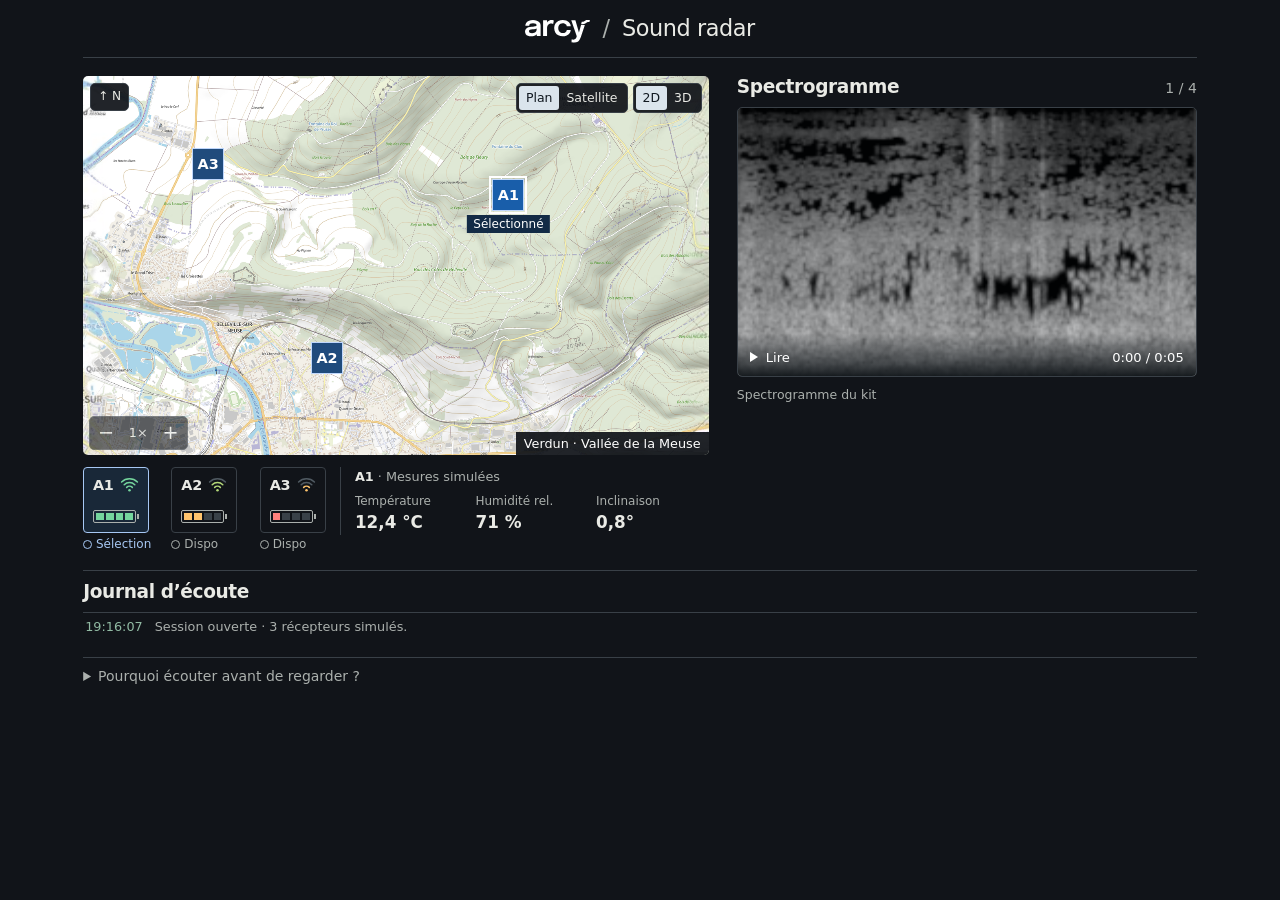
<file: index.html>
<!doctype html>
<html lang="fr">
<head>
  <meta charset="utf-8">
  <meta name="viewport" content="width=device-width,initial-scale=1">
  <title>Arcy / Sound radar</title>
  <link rel="stylesheet" href="style.css">
  <script defer src="clip-results.js"></script>
  <script defer src="app.js"></script>
  <script defer src="spectrum.js"></script>
  <script type="module" src="essai-relief/relief.js"></script>
</head>
<body>
  <header>
    <h1 class="signature"><img class="wordmark" src="assets/ArcyWhitelogo.svg" alt="Arcy"><span class="divider" aria-hidden="true">/</span> Sound radar</h1>
  </header>
  <main class="desk">
    <section class="mapbox">
      <div class="map stage" id="map" role="region" aria-label="Carte de démonstration près de Verdun">
        <canvas tabindex="0" aria-label="Relief de Verdun" aria-describedby="view"></canvas>
        <div id="pins"></div>
        <button class="north" aria-label="Rétablir le cadrage initial" title="Rétablir le cadrage initial"><span aria-hidden="true">↑</span> N</button>
        <div class="map-controls">
          <div role="group" aria-label="Fond de carte">
            <button data-layer="plan" aria-pressed="true" disabled>Plan</button><button data-layer="aerial" aria-pressed="false" disabled>Satellite</button>
          </div>
          <div role="group" aria-label="Vue du terrain">
            <button data-mode="2" aria-pressed="true" disabled>2D</button><button data-mode="3" aria-pressed="false" disabled>3D</button>
          </div>
        </div>
        <div class="zoom-controls" role="group" aria-label="Zoom de la carte">
          <button id="out" aria-label="Dézoomer">−</button>
          <output id="factor" aria-label="Grossissement">1×</output>
          <button id="in" aria-label="Zoomer">+</button>
        </div>
        <h2 class="zone-name">Verdun · Vallée de la Meuse</h2>
        <span id="view" role="status">Chargement du terrain…</span>
      </div>
      <div class="instruments">
        <div id="receivers" role="group" aria-label="Réception simulée des trois stations"></div>
        <section class="telemetry" aria-labelledby="telemetry-heading">
          <h2 id="telemetry-heading"><span id="station-name">A1</span> · Mesures simulées</h2>
          <dl aria-live="polite">
            <div><dt>Température</dt><dd id="temperature"></dd></div>
            <div><dt>Humidité rel.</dt><dd id="humidity"></dd></div>
            <div><dt>Inclinaison</dt><dd id="tilt"></dd></div>
          </dl>
        </section>
      </div>
    </section>
    <section class="listen">
      <div class="sectionhead"><h2>Spectrogramme</h2><span id="round"></span></div>
      <button class="plot" id="plot-control" type="button" aria-label="Lire l’extrait">
        <img id="spectrum" alt="">
        <canvas id="live" width="640" height="256" hidden aria-hidden="true"></canvas>
        <img id="cam-overlay" hidden alt="">
        <span class="playhead" aria-hidden="true"></span>
        <span class="plot-footer" aria-hidden="true"><span class="play-tag" id="play-tag">Lire</span><span id="play-time">0:00 / 0:05</span></span>
      </button>
      <div class="caption"><span id="plot-label">Spectrogramme du kit</span><button hidden id="cam-toggle" aria-pressed="false" title="Carte des contributions positives, interpolée depuis 7 × 7 zones et normalisée par clip">Carte CNN</button><button hidden id="next">Extrait suivant</button></div>
      <audio preload="auto" id="player"></audio>
    </section>
    <aside><div class="sectionhead"><h2>Journal d’écoute</h2></div><ol id="log" aria-live="polite"></ol></aside>
    <details class="project-context">
      <summary>Pourquoi écouter avant de regarder ?</summary>
      <p>En Ukraine, Zvook présente deux usages de l’écoute passive : des stations en réseau et des capteurs portables. L’entreprise associe ces dispositifs à la surveillance aérienne et à l’alerte des populations. <a href="https://www.zvook.tech/en" target="_blank" rel="noopener noreferrer">Présentation de Zvook</a></p>
      <p>Arcy explore une question à l’échelle de cinq secondes de son. L’audio suffit-il à justifier une vérification vidéo ? Ouvrez une entrée CNN du journal pour comparer la classe proposée, la décision de vérification et l’annotation du clip. La carte de Verdun et ses trois stations illustrent l’exercice.</p>
      <p>Fonds de carte et vue aérienne © IGN, Géoplateforme. Relief issu de Mapzen Terrain Tiles, amplifié trois fois en vue oblique. Les valeurs de température, d’humidité relative et d’inclinaison sont simulées pour chaque boîtier. <a href="https://github.com/tilezen/joerd/blob/master/docs/attribution.md">Sources altimétriques</a></p>
    </details>
  </main>
  <svg xmlns="http://www.w3.org/2000/svg" width="0" height="0" aria-hidden="true" style="position:absolute">
    <symbol id="sound-drone_buzz" viewBox="0 0 24 24"><circle cx="6" cy="6" r="3"/><circle cx="18" cy="6" r="3"/><circle cx="6" cy="18" r="3"/><circle cx="18" cy="18" r="3"/><path d="m6 6 12 12M18 6 6 18"/></symbol>
    <symbol id="sound-explosion" viewBox="0 0 24 24"><path d="m3 20 4-7-4-4 6 1 1-7 4 6 6-4-2 7 4 1-6 7Z"/></symbol>
    <symbol id="sound-vehicle_mechanical" viewBox="0 0 24 24"><path d="m4 12 3-6h10l3 6v6H4Zm0 0h16M7 15h2m6 0h2M6 18v2m12-2v2"/></symbol>
    <symbol id="sound-ambient_outdoor" viewBox="0 0 24 24"><path d="M3 11v2m4-6v10m5-14v18m5-14v10m4-6v2"/></symbol>
  </svg>
</body>
</html>
</file>
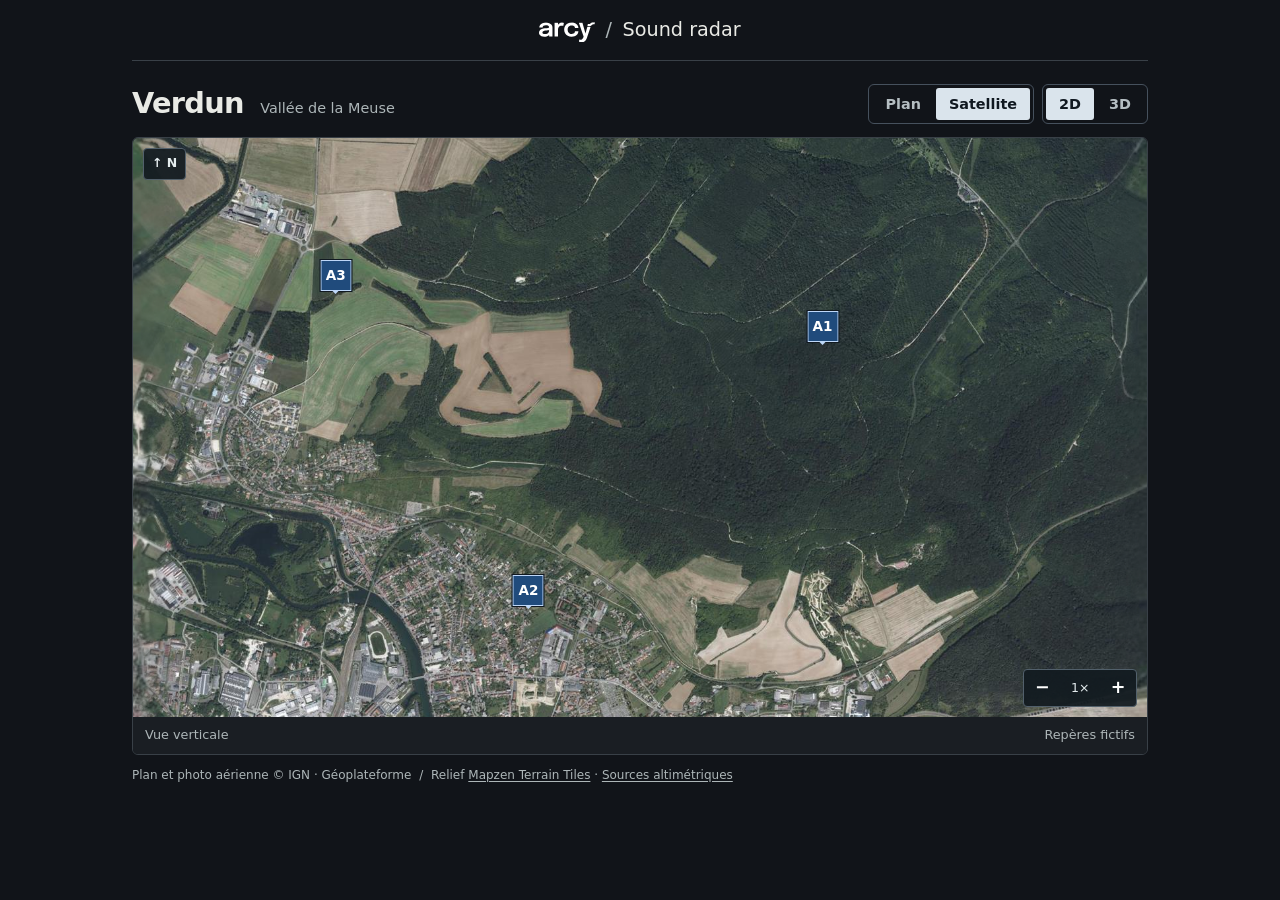
<file: essai-relief/index.html>
<!doctype html>
<html lang="fr">
<head>
  <meta charset="utf-8">
  <meta name="viewport" content="width=device-width,initial-scale=1">
  <title>Verdun · Essai de relief | Arcy</title>
  <link rel="stylesheet" href="relief.css">
  <script src="relief.js" type="module"></script>
</head>
<body>
  <main>
    <header><img src="../assets/ArcyWhitelogo.svg" alt="Arcy"><span>/</span> Sound radar</header>
    <section aria-labelledby="zone">
      <div class="toolbar">
        <h1 id="zone">Verdun <small>Vallée de la Meuse</small></h1>
        <div class="map-controls">
          <div class="switch" role="group" aria-label="Fond de carte">
            <button data-layer="plan" aria-pressed="false" disabled>Plan</button><button data-layer="aerial" aria-pressed="true" disabled>Satellite</button>
          </div>
          <div class="switch" role="group" aria-label="Vue du terrain">
            <button data-mode="2" aria-pressed="true" disabled>2D</button><button data-mode="3" aria-pressed="false" disabled>3D</button>
          </div>
        </div>
      </div>
      <figure>
        <div class="stage">
          <canvas tabindex="0" aria-label="Carte du relief de Verdun" aria-describedby="view" role="region"></canvas>
          <button class="north" type="button" title="Rétablir le cadrage initial" aria-label="Rétablir le cadrage initial"><span aria-hidden="true">↑</span> N</button>
          <div class="zoom" role="group" aria-label="Zoom">
            <button type="button" id="out" aria-label="Dézoomer">−</button>
            <output id="factor" aria-label="Grossissement">1×</output>
            <button type="button" id="in" aria-label="Zoomer">+</button>
          </div>
          <div class="pin" data-u=".68" data-v=".42">A1</div>
          <div class="pin" data-u=".39" data-v=".68">A2</div>
          <div class="pin" data-u=".20" data-v=".37">A3</div>
        </div>
        <figcaption><span id="view" role="status">Chargement du terrain…</span><span>Repères fictifs</span></figcaption>
      </figure>
    </section>
    <footer>Plan et photo aérienne © IGN · Géoplateforme <span> / </span> Relief <a href="https://registry.opendata.aws/terrain-tiles/">Mapzen Terrain Tiles</a> · <a href="https://github.com/tilezen/joerd/blob/master/docs/attribution.md">Sources altimétriques</a></footer>
  </main>
</body>
</html>
</file>
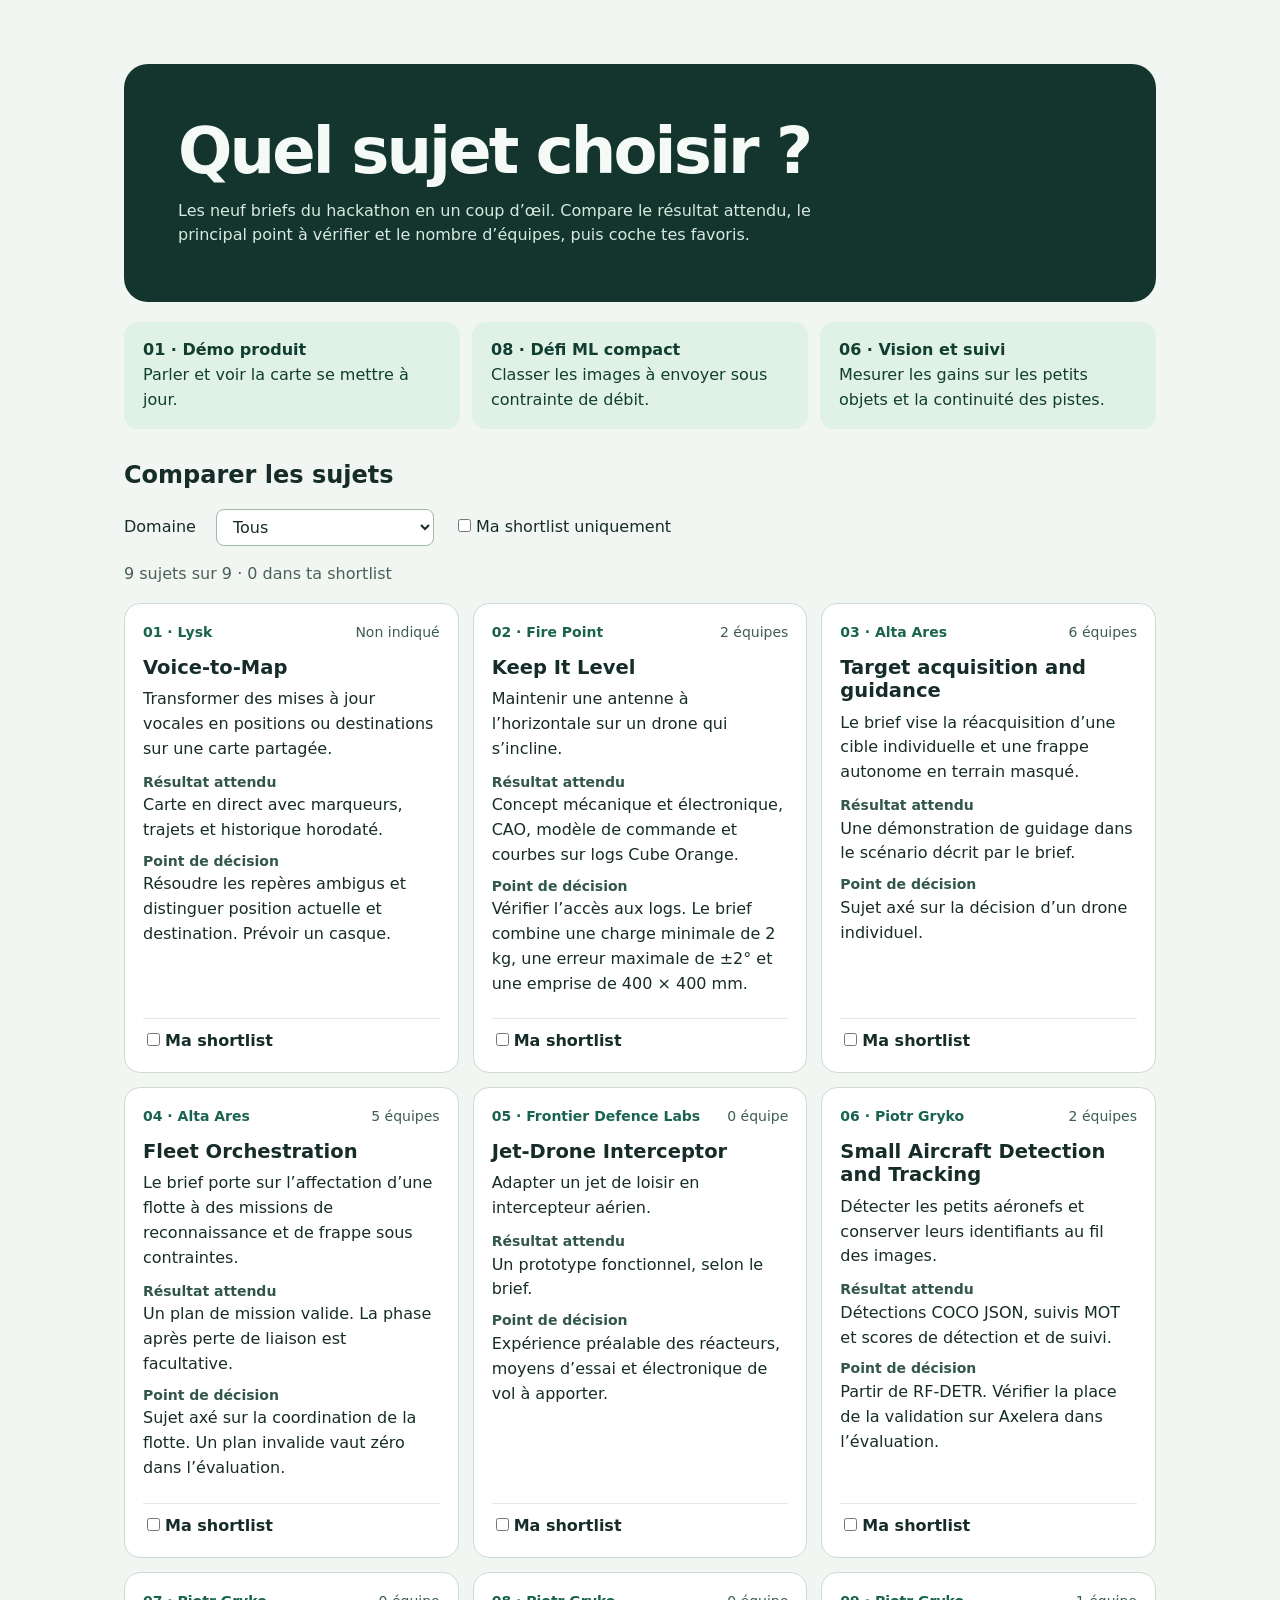
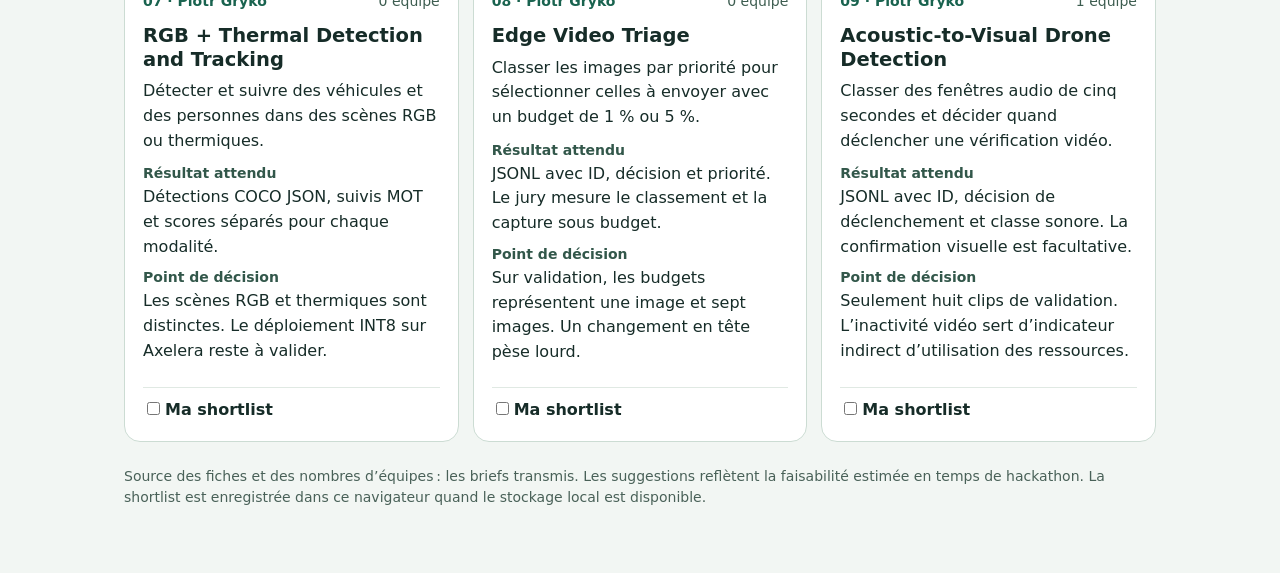
<file: comparatif-hackathon.html>
<!doctype html>
<html lang="fr">
<head>
<meta charset="utf-8">
<meta name="viewport" content="width=device-width, initial-scale=1">
<title>Comparatif des sujets · Hackathon</title>
<style>
:root{font-family:system-ui,sans-serif;color:#162c28;background:#f2f6f3;line-height:1.55;accent-color:#19634f}
*{box-sizing:border-box}
body{margin:0}
main{max-width:1160px;margin:auto;padding:clamp(18px,5vw,64px)}
header{background:#14352e;color:#f5faf7;padding:clamp(22px,5vw,54px);border-radius:24px}
h1{font-size:clamp(2rem,6vw,4rem);line-height:1.04;margin:0 0 14px;letter-spacing:-.045em}
header p{color:#d7eae0;margin:0;max-width:65ch}
.picks{display:grid;grid-template-columns:repeat(auto-fit,minmax(min(100%,235px),1fr));gap:12px;margin:20px 0 32px}
.picks a{display:block;padding:16px 19px;background:#e0f1e6;color:#103e31;border-radius:14px;text-decoration:none}
.picks a:hover{text-decoration:underline}
.picks strong,.picks span{display:block}
.toolbar{display:flex;flex-wrap:wrap;gap:12px 20px;align-items:center;margin:12px 0}
select,input{font:inherit}
select{padding:7px 12px;border:1px solid #9fb8ab;background:white;border-radius:8px;color:inherit}
label{cursor:pointer}
input{margin-right:5px}
#count,footer{color:#496158}
.grid{display:grid;grid-template-columns:repeat(3,minmax(0,1fr));gap:14px}
@media(max-width:880px){.grid{grid-template-columns:repeat(2,minmax(0,1fr))}}
@media(max-width:570px){.grid{grid-template-columns:1fr}}
article{background:white;border:1px solid #ccdcd3;border-radius:16px;padding:18px;display:flex;flex-direction:column;scroll-margin-top:12px}
article[hidden]{display:none}
.meta{display:flex;align-items:center;justify-content:space-between;gap:8px;font-size:.875rem;color:#3d5d50}
.id{font-weight:800;color:#19634f;font-variant-numeric:tabular-nums}
h2,h3{line-height:1.2}
h3{margin:12px 0 8px;font-size:1.22rem}
article p{margin:0 0 10px}
dl{margin:0 0 14px}
dt{font-weight:700;font-size:.875rem;color:#32574a}
dd{margin:0 0 8px}
.mark{border-top:1px solid #e0e9e3;padding-top:10px;margin-top:auto;font-weight:650}
footer{margin-top:24px;font-size:.875rem}
:focus-visible{outline:3px solid #1b7358;outline-offset:4px}
</style>
</head>
<body>
<main>
<header>
<h1>Quel sujet choisir ?</h1>
<p>Les neuf briefs du hackathon en un coup d’œil. Compare le résultat attendu, le principal point à vérifier et le nombre d’équipes, puis coche tes favoris.</p>
</header>
<nav class="picks" aria-label="Suggestions de départ">
<a href="#s01"><strong>01 · Démo produit</strong><span>Parler et voir la carte se mettre à jour.</span></a>
<a href="#s08"><strong>08 · Défi ML compact</strong><span>Classer les images à envoyer sous contrainte de débit.</span></a>
<a href="#s06"><strong>06 · Vision et suivi</strong><span>Mesurer les gains sur les petits objets et la continuité des pistes.</span></a>
</nav>
<section aria-labelledby="list-title">
<h2 id="list-title">Comparer les sujets</h2>
<div class="toolbar">
<label for="category">Domaine</label>
<select id="category">
<option value="">Tous</option>
<option value="web">Web et voix</option>
<option value="hardware">Matériel</option>
<option value="autonomy">Autonomie de drones</option>
<option value="ml">ML embarqué</option>
</select>
<label><input type="checkbox" id="favorites">Ma shortlist uniquement</label>
</div>
<p id="count" role="status"></p>
<div class="grid" id="subjects"></div>
</section>
<footer>Source des fiches et des nombres d’équipes : les briefs transmis. Les suggestions reflètent la faisabilité estimée en temps de hackathon. La shortlist est enregistrée dans ce navigateur quand le stockage local est disponible.</footer>
</main>
<script>
const subjects = [
  ['01','web','Voice-to-Map','Lysk','Non indiqué','Transformer des mises à jour vocales en positions ou destinations sur une carte partagée.','Carte en direct avec marqueurs, trajets et historique horodaté.','Résoudre les repères ambigus et distinguer position actuelle et destination. Prévoir un casque.'],
  ['02','hardware','Keep It Level','Fire Point','2 équipes','Maintenir une antenne à l’horizontale sur un drone qui s’incline.','Concept mécanique et électronique, CAO, modèle de commande et courbes sur logs Cube Orange.','Vérifier l’accès aux logs. Le brief combine une charge minimale de 2 kg, une erreur maximale de ±2° et une emprise de 400 × 400 mm.'],
  ['03','autonomy','Target acquisition and guidance','Alta Ares','6 équipes','Le brief vise la réacquisition d’une cible individuelle et une frappe autonome en terrain masqué.','Une démonstration de guidage dans le scénario décrit par le brief.','Sujet axé sur la décision d’un drone individuel.'],
  ['04','autonomy','Fleet Orchestration','Alta Ares','5 équipes','Le brief porte sur l’affectation d’une flotte à des missions de reconnaissance et de frappe sous contraintes.','Un plan de mission valide. La phase après perte de liaison est facultative.','Sujet axé sur la coordination de la flotte. Un plan invalide vaut zéro dans l’évaluation.'],
  ['05','hardware','Jet-Drone Interceptor','Frontier Defence Labs','0 équipe','Adapter un jet de loisir en intercepteur aérien.','Un prototype fonctionnel, selon le brief.','Expérience préalable des réacteurs, moyens d’essai et électronique de vol à apporter.'],
  ['06','ml','Small Aircraft Detection and Tracking','Piotr Gryko','2 équipes','Détecter les petits aéronefs et conserver leurs identifiants au fil des images.','Détections COCO JSON, suivis MOT et scores de détection et de suivi.','Partir de RF-DETR. Vérifier la place de la validation sur Axelera dans l’évaluation.'],
  ['07','ml','RGB + Thermal Detection and Tracking','Piotr Gryko','0 équipe','Détecter et suivre des véhicules et des personnes dans des scènes RGB ou thermiques.','Détections COCO JSON, suivis MOT et scores séparés pour chaque modalité.','Les scènes RGB et thermiques sont distinctes. Le déploiement INT8 sur Axelera reste à valider.'],
  ['08','ml','Edge Video Triage','Piotr Gryko','0 équipe','Classer les images par priorité pour sélectionner celles à envoyer avec un budget de 1 % ou 5 %.','JSONL avec ID, décision et priorité. Le jury mesure le classement et la capture sous budget.','Sur validation, les budgets représentent une image et sept images. Un changement en tête pèse lourd.'],
  ['09','ml','Acoustic-to-Visual Drone Detection','Piotr Gryko','1 équipe','Classer des fenêtres audio de cinq secondes et décider quand déclencher une vérification vidéo.','JSONL avec ID, décision de déclenchement et classe sonore. La confirmation visuelle est facultative.','Seulement huit clips de validation. L’inactivité vidéo sert d’indicateur indirect d’utilisation des ressources.']
];

const storageKey = 'hackathon-subjects-shortlist-v1';
let selected = new Set();
try {
  const saved = JSON.parse(localStorage.getItem(storageKey) || '[]');
  if (Array.isArray(saved)) selected = new Set(saved);
} catch {}

const grid = document.querySelector('#subjects');
const category = document.querySelector('#category');
const favorites = document.querySelector('#favorites');
const count = document.querySelector('#count');

for (const [id, domain, title, source, teams, goal, result, constraint] of subjects) {
  const card = document.createElement('article');
  card.id = 's' + id;
  card.dataset.domain = domain;
  card.innerHTML = `
    <div class="meta"><span class="id">${id} · ${source}</span><span>${teams}</span></div>
    <h3>${title}</h3>
    <p>${goal}</p>
    <dl><dt>Résultat attendu</dt><dd>${result}</dd>
    <dt>Point de décision</dt><dd>${constraint}</dd></dl>
    <label class="mark"><input type="checkbox" aria-label="Ajouter ou retirer le sujet ${id} de ma shortlist">Ma shortlist</label>`;
  const checkbox = card.querySelector('input');
  checkbox.checked = selected.has(id);
  checkbox.addEventListener('change', () => {
    if (checkbox.checked) selected.add(id);
    else selected.delete(id);
    try { localStorage.setItem(storageKey, JSON.stringify([...selected])); } catch {}
    update();
  });
  grid.append(card);
}

function update() {
  let visible = 0;
  for (const card of grid.children) {
    const matchesDomain = !category.value || card.dataset.domain === category.value;
    const matchesFavorites = !favorites.checked || selected.has(card.id.slice(1));
    card.hidden = !(matchesDomain && matchesFavorites);
    if (!card.hidden) visible++;
  }
  count.textContent = `${visible} sujet${visible > 1 ? 's' : ''} sur ${subjects.length} · ${selected.size} dans ta shortlist`;
}

category.addEventListener('change', update);
favorites.addEventListener('change', update);
for (const link of document.querySelectorAll('.picks a')) {
  link.addEventListener('click', () => {
    category.value = '';
    favorites.checked = false;
    update();
  });
}
update();
</script>
</body>
</html>
</file>
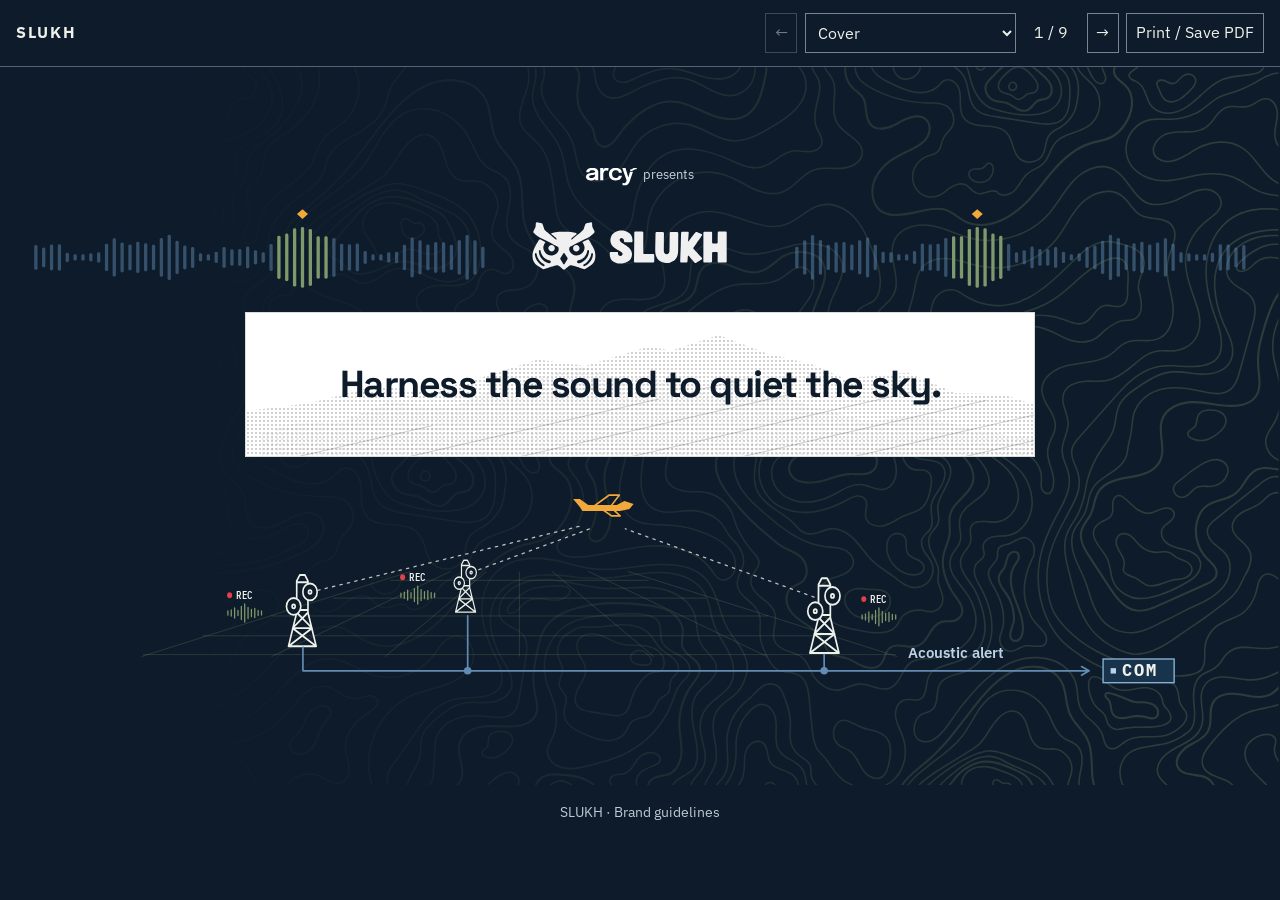
<file: Brand_Identity/SLUKH_Charte_Diaporama.html>
<!doctype html>
<html lang="en">
<head>
<meta charset="utf-8">
<meta name="viewport" content="width=device-width, initial-scale=1">
<title>SLUKH — Brand guidelines</title>
<link rel="stylesheet" href="https://fonts.googleapis.com/css2?family=IBM+Plex+Mono&family=IBM+Plex+Sans:wght@400;500;600&family=Space+Grotesk:wght@500;600;700&display=swap">
<style>
  :root{--navy:#0d1b2a;--paper:#eef0ea;--green:#7f9a6a;--amber:#f2a93b;--line:#aebcb6}
  *{box-sizing:border-box}
  body{margin:0;background:var(--navy);color:var(--navy);font:1rem/1.45 "IBM Plex Sans",system-ui,sans-serif}
  h1,h2,h3,p,figure,dd{margin:0}
  h1,h2,h3{font-family:"Space Grotesk",system-ui,sans-serif;line-height:1.04}
  h1{font-size:clamp(3rem,7.5vw,6rem);letter-spacing:-.04em}
  h2{font-size:clamp(2.5rem,5.6vw,4.65rem);letter-spacing:-.04em}
  h3{font-size:1.25rem}
  p{max-width:54ch}
  img{display:block;max-width:100%}
  a{color:inherit;text-underline-offset:.24em}
  button,select{font:inherit}
  button:focus-visible,select:focus-visible,a:focus-visible{outline:2px solid var(--amber);outline-offset:4px}
  .toolbar{min-height:66px;color:var(--paper);display:flex;gap:1rem;align-items:center;justify-content:space-between;padding:.6rem max(1rem,calc((100vw - 1280px)/2))}
  .toolbar strong{letter-spacing:.12em}
  .controls{display:flex;align-items:center;gap:.45rem;flex-wrap:wrap}
  .controls[hidden]{display:none}
  .controls select,.controls button{min-height:40px;background:var(--navy);color:var(--paper);border:1px solid #768494;padding:.35rem .55rem}
  .controls button:disabled{opacity:.45}
  .controls button:hover:not(:disabled){background:#26394a;cursor:pointer}
  #counter{min-width:3.5rem;text-align:center}
  main{width:min(1280px,100%);margin:auto}
  .slide{min-height:660px;aspect-ratio:16/9;position:relative;display:flex;flex-direction:column;justify-content:space-between;gap:2rem;background:var(--paper);padding:clamp(1.4rem,5vw,4.2rem);overflow:hidden}
  .slide[hidden]{display:none}
  .slide + .slide{margin-top:1rem}
  .enhanced .slide{margin-top:0}
  .dark{background:var(--navy);color:var(--paper);border-top:1px solid #526476}
  .cover{--cover-contours:url("Source_Files/SLUKH_topography.svg");background:linear-gradient(90deg,var(--navy) 12%,transparent 90%),var(--navy) var(--cover-contours) center/cover}

  .cover h1{max-width:10ch}
  .cover p{color:#c8d4db;font-size:clamp(1.05rem,2vw,1.45rem);margin-top:1.15rem}
  .slide-head{display:flex;justify-content:space-between;gap:1rem;align-items:baseline;padding-bottom:1rem;border-bottom:1px solid var(--line)}
  .slide-head span,.mono{font:400 .86rem/1.45 "IBM Plex Mono",monospace}
  .split{display:grid;grid-template-columns:minmax(0,1fr) minmax(0,1.05fr);align-items:center;gap:clamp(1.25rem,5vw,4.75rem);flex:1}
  .split p,.intro{margin-top:1rem;font-size:clamp(1rem,1.7vw,1.27rem)}
  .lockups{display:grid;grid-template-columns:1fr 1fr;gap:.9rem}
  .lockups figure{border-top:1px solid var(--line);padding:.8rem 0}
  .lockups img{width:100%;height:156px;object-fit:contain;padding:1rem}
  .lockups figure:first-child{grid-column:1/-1}
  .lockups figure:first-child img{height:125px}
  .swatches{display:grid;grid-template-columns:repeat(3,minmax(0,1fr));margin:0}
  .swatches div{min-height:126px;display:flex;flex-direction:column;justify-content:end;padding:1rem;color:var(--navy)}
  .swatches div:first-child{color:var(--paper)}
  .swatches div:nth-child(2){outline:1px solid var(--line);outline-offset:-1px}
  .swatches dd{font-family:"IBM Plex Mono",monospace;font-size:.86rem}
  .lines{display:grid;gap:1.1rem}
  .lines div{padding-top:.7rem;border-top:1px solid var(--line)}
  .specimen{font:700 clamp(2.1rem,4.5vw,4.1rem)/1 "Space Grotesk",sans-serif;margin:.32rem 0}
  .body-sample{font-size:1.26rem;margin:.3rem 0}
  .tower-sheet{background:var(--navy);color:var(--paper)}
  .tower-sheet .slide-head{border-color:#526476}
  .tower-field{min-height:290px;display:flex;align-items:end;justify-content:center;background:radial-gradient(circle at 54% 86%,transparent 0 56px,#7f9a6a55 57px 58px,transparent 59px 102px,#7f9a6a44 103px 104px,transparent 105px 150px,#7f9a6a33 151px 152px,transparent 153px);overflow:hidden}
  .tower-field img{width:21%;position:relative;margin-inline:-1.5%;padding-bottom:1rem}
  .tower-field img:nth-child(2){width:44%}
  .tower-field img:nth-child(3){width:31%}
  .icon-grid{display:grid;grid-template-columns:repeat(3,minmax(0,1fr));gap:0 1.5rem;margin:1rem 0}
  .icon-grid figure{border-top:1px solid var(--line);display:flex;align-items:center;gap:.8rem;padding:1rem 0}
  .icon-grid img{width:57px}
  .asset-row{display:grid;grid-template-columns:1fr 1.5fr auto;gap:1rem;align-items:center;border-top:1px solid var(--line);padding:1.25rem 0}
  .links{display:flex;flex-wrap:wrap;gap:.7rem 1.4rem}
  .footer{padding:1rem;color:#bdcad3;text-align:center;font-size:.9rem}
  @media(max-width:700px){.toolbar{align-items:flex-start;flex-direction:column;gap:.5rem}.slide{aspect-ratio:auto;min-height:0}.split{grid-template-columns:1fr}.icon-grid,.swatches{grid-template-columns:repeat(2,minmax(0,1fr))}.asset-row{grid-template-columns:1fr auto}.asset-row p{grid-column:1/-1;grid-row:2}.tower-field{min-height:200px}.lockups img{height:112px}.lockups figure:first-child img{height:95px}}
  @media(max-width:385px){.icon-grid{grid-template-columns:1fr}.controls select{max-width:10rem}}
  @media print{
    @page{size:13.333in 7.5in;margin:0}
    .toolbar,.footer{display:none}
    main{width:auto}
    .slide,.slide[hidden]{display:flex;width:13.333in;height:7.5in;min-height:0;margin:0!important;break-after:page;print-color-adjust:exact;-webkit-print-color-adjust:exact}
    .slide:last-child{break-after:auto}
  }

  .cover{padding-block:clamp(1.4rem,3vw,2.65rem);align-items:center;justify-content:center;gap:clamp(.75rem,1.6vw,1.25rem);text-align:center}
  .cover-presenter{display:inline-flex;align-items:center;gap:.38rem;white-space:nowrap;color:#c8d4db;font-size:clamp(.72rem,1vw,.85rem);line-height:1;margin-bottom:-.3rem}
  .cover-presenter img{width:clamp(44px,4vw,56px);height:auto;transform:translateY(1.5px)}
  .cover-brand{width:100%;display:grid;grid-template-columns:minmax(0,1fr) minmax(130px,300px) minmax(0,1fr);align-items:center;gap:clamp(.4rem,2vw,1.5rem)}
  .cover-lockup{display:grid;grid-template-columns:minmax(0,1fr) minmax(0,1.65fr);align-items:center;column-gap:0;width:min(100%,245px);justify-self:center;filter:brightness(0) invert(94%)}
  .cover-emblem{width:100%;height:auto;object-fit:contain}
  .cover-wordmark{width:100%;height:auto;object-fit:contain;transform:translateX(-12%)}
  @media(max-width:700px){.cover-lockup{width:min(100%,185px)}}
  .cover-wave{width:100%;height:clamp(32px,6.9vw,88px)}
  @media(min-width:701px){
    .cover-brand{width:calc(100% + clamp(1rem,5vw,4.2rem));grid-template-columns:minmax(0,1fr) minmax(130px,265px) minmax(0,1fr);gap:clamp(.7rem,1.7vw,1.3rem)}
  }
  .cover-wave:last-child{transform:scaleX(-1)}
  .cover-content{width:min(100%,790px)}
  .cover-panels.motif-panel{min-height:clamp(96px,12vw,145px);display:flex;align-items:center;justify-content:center;background:#fff;color:#0D1B2A;border:1px solid #d6dedc;text-align:center}
  .cover-panels h1{position:relative;z-index:1;max-width:none;font-size:clamp(1.15rem,3vw,2.35rem);line-height:1.1;text-wrap:balance}
  .cover-panels .ridge-print{filter:brightness(0);pointer-events:none}
  @media(max-width:420px){.cover-panels.motif-panel{padding:.7rem}}
  .flight{width:min(calc(100% + clamp(0px,8vw,110px)),1240px);height:clamp(112px,17vw,210px);color:var(--green)}
  .flight svg{width:100%;height:100%}
  .flight-ground{opacity:.26}
  .flight-route{color:var(--amber)}
  @media(max-width:700px){.cover-brand{grid-template-columns:minmax(0,1fr) minmax(145px,48%) minmax(0,1fr)}.flight{height:110px}}

  .motif-sheet{gap:clamp(.85rem,1.6vw,1.4rem);padding-block:clamp(1.4rem,3vw,2.65rem)}
  .motif-examples{display:grid;grid-template-columns:repeat(3,minmax(0,1fr));gap:clamp(.8rem,2vw,1.7rem)}
  .motif-panel{position:relative;isolation:isolate;display:flex;align-items:flex-end;min-height:124px;padding:1rem;overflow:hidden}
  .motif-panel strong{position:relative;font:700 clamp(1.4rem,2.55vw,2.25rem)/1.05 "Space Grotesk",system-ui,sans-serif}
  .motif-terrain{background:var(--navy);color:var(--paper)}
  .ridge-print{position:absolute;inset:20% 0 0;background:radial-gradient(circle,#B6C8D7 0 1px,transparent 1.4px) 0 0/5px 5px;opacity:.20;clip-path:polygon(0 73%,12% 42%,21% 55%,36% 6%,52% 54%,62% 38%,76% 70%,87% 30%,100% 61%,100% 100%,0 100%)}
  .motif-examples figcaption{display:flex;justify-content:space-between;gap:.45rem;flex-wrap:wrap;border-bottom:1px solid var(--line);padding:.7rem 0;font-size:.9rem}
  .field-stencil{position:absolute;right:-.4rem;bottom:1%;width:78%;height:111%;opacity:.65;pointer-events:none}
  .motif-panel strong{z-index:1;text-shadow:0 1px 8px #0D1B2A,0 0 16px #0D1B2A}
  .field-explosion{width:56%;height:78%;right:5%;bottom:8%;opacity:.57}
  .field-echo{fill:none;stroke:#7096B8;stroke-width:.85;stroke-dasharray:2 3;opacity:.28}
  .field-scan{fill:none;stroke:#A9C0D5;stroke-width:.65;opacity:.28}
  .motif-panel:has(.field-stencil)::before{content:"";position:absolute;inset:0;background:radial-gradient(circle at 72% 54%,#334D63 0,transparent 65%);opacity:.32}
  .motif-panel:has(.field-stencil)::after{content:"";position:absolute;inset:0;background:linear-gradient(90deg,#0D1B2A 0%,#0D1B2A80 28%,transparent 72%);pointer-events:none}
  @media(hover:hover) and (prefers-reduced-motion:no-preference){
    .field-stencil{transition:opacity .24s ease}
    .motif-panel:hover .field-stencil{opacity:.86}
    .motif-panel:hover .field-scan{animation:field-sweep .65s ease-out both}
    @keyframes field-sweep{from{transform:translateY(-36px);opacity:.6}to{transform:translateY(0);opacity:.28}}
  }
  .motif-rule{font-size:.95rem}
  @media(max-width:700px){.motif-examples{grid-template-columns:1fr}.motif-panel{min-height:143px}.field-stencil{max-width:290px}}

  .ridge-print{inset:10% 0 0;opacity:1;clip-path:none;background:none;overflow:hidden}
  .ridge-print::before,.ridge-print::after{content:"";position:absolute;inset:0;background:radial-gradient(circle,#C7D2E0 0 .9px,transparent 1.3px) 0 0/4px 4px;clip-path:polygon(0 65%,8% 59%,17% 45%,23% 51%,32% 35%,37% 25%,43% 30%,51% 15%,54% 18%,60% 6%,66% 20%,72% 29%,76% 40%,84% 35%,90% 51%,96% 52%,100% 60%,100% 100%,0 100%);opacity:.18}
  .ridge-print::after{transform:translate(2%,23%) scaleX(-1);opacity:.13;background-size:5px 5px}
  .ridge-contours{position:absolute;inset:0;opacity:.18;background:repeating-linear-gradient(167deg,transparent 0 12px,#8EA89D 13px,transparent 14px 25px);clip-path:polygon(0 90%,18% 73%,31% 81%,46% 53%,54% 56%,62% 37%,75% 62%,87% 47%,100% 65%,100% 100%,0 100%)}
  .sound-sheet{gap:1.55rem}
  .sound-grid{display:grid;grid-template-columns:repeat(3,minmax(0,1fr));gap:1.6rem}
  .sound-art{position:relative;isolation:isolate;min-height:135px;display:grid;place-items:center;overflow:hidden}
  .sound-art svg{width:75%;height:100%;max-height:128px;position:relative;transition:opacity .25s ease}
  .sound-wind{background:var(--navy);color:#A4BED0}
  .sound-pulse{background:var(--green);color:var(--navy)}
  .sound-clear{background:#DFE5DC;color:#304F47}
  .sound-cipher{position:absolute;inset:0;display:grid;place-items:center;font:600 clamp(.67rem,1.4vw,1rem)/1.55 "IBM Plex Mono",monospace;letter-spacing:.19em;opacity:.12;pointer-events:none;transition:opacity .25s ease;text-align:center}
  .sound-item:hover .sound-cipher,.sound-item:focus-within .sound-cipher{opacity:0}
  .sound-item figcaption{padding:.78rem 0 .5rem}
  .sound-item figcaption p{font-size:.9rem}
  .sound-item audio{display:block;width:100%;height:42px;margin-bottom:.5rem}
  .sound-item a{font-size:.86rem}
  @media(max-width:700px){.sound-grid{grid-template-columns:1fr}.sound-art{min-height:98px}.sound-art svg{max-height:97px}}
  @media(prefers-reduced-motion:reduce){.sound-art svg,.sound-cipher{transition:none}}

  :root[data-cover-theme="light"] .cover{color:var(--navy);background-color:var(--paper);background-image:linear-gradient(90deg,#eef0eaf5,#eef0ea9c),var(--cover-contours);border-color:#c4cdc1}
  :root[data-cover-theme="light"] .cover-lockup{filter:none}
  :root[data-cover-theme="light"] .cover-presenter{color:#344858}
  :root[data-cover-theme="light"] .cover-presenter img{filter:brightness(0) saturate(100%) invert(9%) sepia(17%) saturate(2073%) hue-rotate(175deg)}
  :root[data-cover-theme="light"] .cover-panels.motif-panel{border-color:#aebbb2}
  :root[data-cover-theme="light"] .flight{color:#3d6243}
  :root[data-cover-theme="light"] .flight-route{color:#8b5010}
  :root[data-cover-theme="light"] .flight [color="#EEF0EA"]{color:#0D1B2A}
  :root[data-cover-theme="light"] .flight [stroke="#EEF0EA"]{stroke:#344D61}
  :root[data-cover-theme="light"] .flight [fill="#EEF0EA"]{fill:#0D1B2A}
  :root[data-cover-theme="light"] .flight [fill="#0D1B2A"]{fill:#EEF0EA}
  :root[data-cover-theme="light"] .flight text[fill="#BCD2E5"]{fill:#3F6081}
  :root[data-cover-theme="light"] .flight text[x="18"]{fill:#EEF0EA}
</style>
</head>
<body>
<header class="toolbar"><strong>SLUKH</strong>
 <nav class="controls" aria-label="Slide navigation" hidden>
  <button id="previous" type="button" aria-label="Previous slide">←</button>
  <select id="picker" aria-label="Go to slide"></select>
  <output id="counter" aria-live="polite"></output>
  <button id="next" type="button" aria-label="Next slide">→</button>
  <button id="print" type="button">Print / Save PDF</button>
 </nav>
</header>
<main>
 <section class="slide dark cover" id="couverture" data-label="Cover">
  <div class="cover-presenter"><img src="[data-uri]" alt="Arcy"><span>presents</span></div>
  <div class="cover-brand"><div class="cover-wave" aria-hidden="true"><svg viewBox="0 0 330 73" preserveAspectRatio="none" style="width:100%;height:100%;display:block"><line x1="2.8" x2="2.8" y1="36.9" y2="55.1" stroke="#638CB3" stroke-opacity=".48" stroke-width="2.4" stroke-linecap="round"/><line x1="8.5" x2="8.5" y1="39.0" y2="53.0" stroke="#638CB3" stroke-opacity=".48" stroke-width="2.4" stroke-linecap="round"/><line x1="14.2" x2="14.2" y1="36.4" y2="55.6" stroke="#638CB3" stroke-opacity=".48" stroke-width="2.4" stroke-linecap="round"/><line x1="19.9" x2="19.9" y1="36.2" y2="55.8" stroke="#638CB3" stroke-opacity=".48" stroke-width="2.4" stroke-linecap="round"/><line x1="25.6" x2="25.6" y1="43.2" y2="48.8" stroke="#638CB3" stroke-opacity=".48" stroke-width="2.4" stroke-linecap="round"/><line x1="31.3" x2="31.3" y1="44.6" y2="47.4" stroke="#638CB3" stroke-opacity=".48" stroke-width="2.4" stroke-linecap="round"/><line x1="37.0" x2="37.0" y1="44.5" y2="47.5" stroke="#638CB3" stroke-opacity=".48" stroke-width="2.4" stroke-linecap="round"/><line x1="42.7" x2="42.7" y1="43.8" y2="48.2" stroke="#638CB3" stroke-opacity=".48" stroke-width="2.4" stroke-linecap="round"/><line x1="48.4" x2="48.4" y1="42.9" y2="49.1" stroke="#638CB3" stroke-opacity=".48" stroke-width="2.4" stroke-linecap="round"/><line x1="54.1" x2="54.1" y1="35.9" y2="56.1" stroke="#638CB3" stroke-opacity=".48" stroke-width="2.4" stroke-linecap="round"/><line x1="59.7" x2="59.7" y1="31.3" y2="60.7" stroke="#638CB3" stroke-opacity=".48" stroke-width="2.4" stroke-linecap="round"/><line x1="65.4" x2="65.4" y1="34.7" y2="57.3" stroke="#638CB3" stroke-opacity=".48" stroke-width="2.4" stroke-linecap="round"/><line x1="71.1" x2="71.1" y1="36.4" y2="55.6" stroke="#638CB3" stroke-opacity=".48" stroke-width="2.4" stroke-linecap="round"/><line x1="76.8" x2="76.8" y1="34.2" y2="57.8" stroke="#638CB3" stroke-opacity=".48" stroke-width="2.4" stroke-linecap="round"/><line x1="82.5" x2="82.5" y1="35.5" y2="56.5" stroke="#638CB3" stroke-opacity=".48" stroke-width="2.4" stroke-linecap="round"/><line x1="88.2" x2="88.2" y1="36.6" y2="55.4" stroke="#638CB3" stroke-opacity=".48" stroke-width="2.4" stroke-linecap="round"/><line x1="93.9" x2="93.9" y1="31.1" y2="60.9" stroke="#638CB3" stroke-opacity=".48" stroke-width="2.4" stroke-linecap="round"/><line x1="99.6" x2="99.6" y1="28.3" y2="63.7" stroke="#638CB3" stroke-opacity=".48" stroke-width="2.4" stroke-linecap="round"/><line x1="105.3" x2="105.3" y1="33.4" y2="58.6" stroke="#638CB3" stroke-opacity=".48" stroke-width="2.4" stroke-linecap="round"/><line x1="110.9" x2="110.9" y1="37.3" y2="54.7" stroke="#638CB3" stroke-opacity=".48" stroke-width="2.4" stroke-linecap="round"/><line x1="116.6" x2="116.6" y1="38.5" y2="53.5" stroke="#638CB3" stroke-opacity=".48" stroke-width="2.4" stroke-linecap="round"/><line x1="122.3" x2="122.3" y1="43.8" y2="48.2" stroke="#638CB3" stroke-opacity=".48" stroke-width="2.4" stroke-linecap="round"/><line x1="128.0" x2="128.0" y1="44.6" y2="47.4" stroke="#638CB3" stroke-opacity=".48" stroke-width="2.4" stroke-linecap="round"/><line x1="133.7" x2="133.7" y1="42.5" y2="49.5" stroke="#638CB3" stroke-opacity=".48" stroke-width="2.4" stroke-linecap="round"/><line x1="139.4" x2="139.4" y1="38.5" y2="53.5" stroke="#638CB3" stroke-opacity=".48" stroke-width="2.4" stroke-linecap="round"/><line x1="145.1" x2="145.1" y1="40.4" y2="51.6" stroke="#638CB3" stroke-opacity=".48" stroke-width="2.4" stroke-linecap="round"/><line x1="150.8" x2="150.8" y1="40.2" y2="51.8" stroke="#638CB3" stroke-opacity=".48" stroke-width="2.4" stroke-linecap="round"/><line x1="156.5" x2="156.5" y1="38.1" y2="53.9" stroke="#638CB3" stroke-opacity=".48" stroke-width="2.4" stroke-linecap="round"/><line x1="162.2" x2="162.2" y1="41.3" y2="50.7" stroke="#638CB3" stroke-opacity=".48" stroke-width="2.4" stroke-linecap="round"/><line x1="167.8" x2="167.8" y1="42.9" y2="49.1" stroke="#638CB3" stroke-opacity=".48" stroke-width="2.4" stroke-linecap="round"/><line x1="173.5" x2="173.5" y1="36.0" y2="56.0" stroke="#638CB3" stroke-opacity=".48" stroke-width="2.4" stroke-linecap="round"/><line x1="179.2" x2="179.2" y1="29.3" y2="62.7" stroke="#7F9A6A" stroke-width="2.4" stroke-linecap="round"/><line x1="184.9" x2="184.9" y1="27.4" y2="64.6" stroke="#7F9A6A" stroke-width="2.4" stroke-linecap="round"/><line x1="190.6" x2="190.6" y1="23.0" y2="69.0" stroke="#7F9A6A" stroke-width="2.4" stroke-linecap="round"/><line x1="196.3" x2="196.3" y1="22.0" y2="70.0" stroke="#7F9A6A" stroke-width="2.4" stroke-linecap="round"/><line x1="202.0" x2="202.0" y1="23.5" y2="68.5" stroke="#7F9A6A" stroke-width="2.4" stroke-linecap="round"/><line x1="207.7" x2="207.7" y1="29.6" y2="62.4" stroke="#7F9A6A" stroke-width="2.4" stroke-linecap="round"/><line x1="213.4" x2="213.4" y1="29.6" y2="62.4" stroke="#7F9A6A" stroke-width="2.4" stroke-linecap="round"/><line x1="219.1" x2="219.1" y1="31.0" y2="61.0" stroke="#638CB3" stroke-opacity=".48" stroke-width="2.4" stroke-linecap="round"/><line x1="224.7" x2="224.7" y1="35.9" y2="56.1" stroke="#638CB3" stroke-opacity=".48" stroke-width="2.4" stroke-linecap="round"/><line x1="230.4" x2="230.4" y1="36.3" y2="55.7" stroke="#638CB3" stroke-opacity=".48" stroke-width="2.4" stroke-linecap="round"/><line x1="236.1" x2="236.1" y1="35.6" y2="56.4" stroke="#638CB3" stroke-opacity=".48" stroke-width="2.4" stroke-linecap="round"/><line x1="241.8" x2="241.8" y1="41.8" y2="50.2" stroke="#638CB3" stroke-opacity=".48" stroke-width="2.4" stroke-linecap="round"/><line x1="247.5" x2="247.5" y1="44.6" y2="47.4" stroke="#638CB3" stroke-opacity=".48" stroke-width="2.4" stroke-linecap="round"/><line x1="253.2" x2="253.2" y1="44.6" y2="47.4" stroke="#638CB3" stroke-opacity=".48" stroke-width="2.4" stroke-linecap="round"/><line x1="258.9" x2="258.9" y1="42.8" y2="49.2" stroke="#638CB3" stroke-opacity=".48" stroke-width="2.4" stroke-linecap="round"/><line x1="264.6" x2="264.6" y1="42.4" y2="49.6" stroke="#638CB3" stroke-opacity=".48" stroke-width="2.4" stroke-linecap="round"/><line x1="270.3" x2="270.3" y1="36.6" y2="55.4" stroke="#638CB3" stroke-opacity=".48" stroke-width="2.4" stroke-linecap="round"/><line x1="275.9" x2="275.9" y1="30.6" y2="61.4" stroke="#638CB3" stroke-opacity=".48" stroke-width="2.4" stroke-linecap="round"/><line x1="281.6" x2="281.6" y1="33.0" y2="59.0" stroke="#638CB3" stroke-opacity=".48" stroke-width="2.4" stroke-linecap="round"/><line x1="287.3" x2="287.3" y1="36.4" y2="55.6" stroke="#638CB3" stroke-opacity=".48" stroke-width="2.4" stroke-linecap="round"/><line x1="293.0" x2="293.0" y1="34.4" y2="57.6" stroke="#638CB3" stroke-opacity=".48" stroke-width="2.4" stroke-linecap="round"/><line x1="298.7" x2="298.7" y1="34.6" y2="57.4" stroke="#638CB3" stroke-opacity=".48" stroke-width="2.4" stroke-linecap="round"/><line x1="304.4" x2="304.4" y1="36.7" y2="55.3" stroke="#638CB3" stroke-opacity=".48" stroke-width="2.4" stroke-linecap="round"/><line x1="310.1" x2="310.1" y1="32.8" y2="59.2" stroke="#638CB3" stroke-opacity=".48" stroke-width="2.4" stroke-linecap="round"/><line x1="315.8" x2="315.8" y1="28.6" y2="63.4" stroke="#638CB3" stroke-opacity=".48" stroke-width="2.4" stroke-linecap="round"/><line x1="321.5" x2="321.5" y1="32.9" y2="59.1" stroke="#638CB3" stroke-opacity=".48" stroke-width="2.4" stroke-linecap="round"/><line x1="327.2" x2="327.2" y1="38.3" y2="53.7" stroke="#638CB3" stroke-opacity=".48" stroke-width="2.4" stroke-linecap="round"/><path d="M196.3 6.0l4 4-4 4-4-4z" fill="#F2A93B"/></svg></div><div class="cover-lockup" role="img" aria-label="SLUKH owl and wordmark"><img class="cover-emblem" src="Logo/SVG/Recraft-A/slukh-icon-color.svg" alt=""><img class="cover-wordmark" src="Logo/SVG/Recraft-A/slukh-wordmark-color.svg" alt=""></div><div class="cover-wave" aria-hidden="true"><svg viewBox="0 0 330 73" preserveAspectRatio="none" style="width:100%;height:100%;display:block"><line x1="2.8" x2="2.8" y1="36.9" y2="55.1" stroke="#638CB3" stroke-opacity=".48" stroke-width="2.4" stroke-linecap="round"/><line x1="8.5" x2="8.5" y1="39.0" y2="53.0" stroke="#638CB3" stroke-opacity=".48" stroke-width="2.4" stroke-linecap="round"/><line x1="14.2" x2="14.2" y1="36.4" y2="55.6" stroke="#638CB3" stroke-opacity=".48" stroke-width="2.4" stroke-linecap="round"/><line x1="19.9" x2="19.9" y1="36.2" y2="55.8" stroke="#638CB3" stroke-opacity=".48" stroke-width="2.4" stroke-linecap="round"/><line x1="25.6" x2="25.6" y1="43.2" y2="48.8" stroke="#638CB3" stroke-opacity=".48" stroke-width="2.4" stroke-linecap="round"/><line x1="31.3" x2="31.3" y1="44.6" y2="47.4" stroke="#638CB3" stroke-opacity=".48" stroke-width="2.4" stroke-linecap="round"/><line x1="37.0" x2="37.0" y1="44.5" y2="47.5" stroke="#638CB3" stroke-opacity=".48" stroke-width="2.4" stroke-linecap="round"/><line x1="42.7" x2="42.7" y1="43.8" y2="48.2" stroke="#638CB3" stroke-opacity=".48" stroke-width="2.4" stroke-linecap="round"/><line x1="48.4" x2="48.4" y1="42.9" y2="49.1" stroke="#638CB3" stroke-opacity=".48" stroke-width="2.4" stroke-linecap="round"/><line x1="54.1" x2="54.1" y1="35.9" y2="56.1" stroke="#638CB3" stroke-opacity=".48" stroke-width="2.4" stroke-linecap="round"/><line x1="59.7" x2="59.7" y1="31.3" y2="60.7" stroke="#638CB3" stroke-opacity=".48" stroke-width="2.4" stroke-linecap="round"/><line x1="65.4" x2="65.4" y1="34.7" y2="57.3" stroke="#638CB3" stroke-opacity=".48" stroke-width="2.4" stroke-linecap="round"/><line x1="71.1" x2="71.1" y1="36.4" y2="55.6" stroke="#638CB3" stroke-opacity=".48" stroke-width="2.4" stroke-linecap="round"/><line x1="76.8" x2="76.8" y1="34.2" y2="57.8" stroke="#638CB3" stroke-opacity=".48" stroke-width="2.4" stroke-linecap="round"/><line x1="82.5" x2="82.5" y1="35.5" y2="56.5" stroke="#638CB3" stroke-opacity=".48" stroke-width="2.4" stroke-linecap="round"/><line x1="88.2" x2="88.2" y1="36.6" y2="55.4" stroke="#638CB3" stroke-opacity=".48" stroke-width="2.4" stroke-linecap="round"/><line x1="93.9" x2="93.9" y1="31.1" y2="60.9" stroke="#638CB3" stroke-opacity=".48" stroke-width="2.4" stroke-linecap="round"/><line x1="99.6" x2="99.6" y1="28.3" y2="63.7" stroke="#638CB3" stroke-opacity=".48" stroke-width="2.4" stroke-linecap="round"/><line x1="105.3" x2="105.3" y1="33.4" y2="58.6" stroke="#638CB3" stroke-opacity=".48" stroke-width="2.4" stroke-linecap="round"/><line x1="110.9" x2="110.9" y1="37.3" y2="54.7" stroke="#638CB3" stroke-opacity=".48" stroke-width="2.4" stroke-linecap="round"/><line x1="116.6" x2="116.6" y1="38.5" y2="53.5" stroke="#638CB3" stroke-opacity=".48" stroke-width="2.4" stroke-linecap="round"/><line x1="122.3" x2="122.3" y1="43.8" y2="48.2" stroke="#638CB3" stroke-opacity=".48" stroke-width="2.4" stroke-linecap="round"/><line x1="128.0" x2="128.0" y1="44.6" y2="47.4" stroke="#638CB3" stroke-opacity=".48" stroke-width="2.4" stroke-linecap="round"/><line x1="133.7" x2="133.7" y1="42.5" y2="49.5" stroke="#638CB3" stroke-opacity=".48" stroke-width="2.4" stroke-linecap="round"/><line x1="139.4" x2="139.4" y1="38.5" y2="53.5" stroke="#638CB3" stroke-opacity=".48" stroke-width="2.4" stroke-linecap="round"/><line x1="145.1" x2="145.1" y1="40.4" y2="51.6" stroke="#638CB3" stroke-opacity=".48" stroke-width="2.4" stroke-linecap="round"/><line x1="150.8" x2="150.8" y1="40.2" y2="51.8" stroke="#638CB3" stroke-opacity=".48" stroke-width="2.4" stroke-linecap="round"/><line x1="156.5" x2="156.5" y1="38.1" y2="53.9" stroke="#638CB3" stroke-opacity=".48" stroke-width="2.4" stroke-linecap="round"/><line x1="162.2" x2="162.2" y1="41.3" y2="50.7" stroke="#638CB3" stroke-opacity=".48" stroke-width="2.4" stroke-linecap="round"/><line x1="167.8" x2="167.8" y1="42.9" y2="49.1" stroke="#638CB3" stroke-opacity=".48" stroke-width="2.4" stroke-linecap="round"/><line x1="173.5" x2="173.5" y1="36.0" y2="56.0" stroke="#638CB3" stroke-opacity=".48" stroke-width="2.4" stroke-linecap="round"/><line x1="179.2" x2="179.2" y1="29.3" y2="62.7" stroke="#7F9A6A" stroke-width="2.4" stroke-linecap="round"/><line x1="184.9" x2="184.9" y1="27.4" y2="64.6" stroke="#7F9A6A" stroke-width="2.4" stroke-linecap="round"/><line x1="190.6" x2="190.6" y1="23.0" y2="69.0" stroke="#7F9A6A" stroke-width="2.4" stroke-linecap="round"/><line x1="196.3" x2="196.3" y1="22.0" y2="70.0" stroke="#7F9A6A" stroke-width="2.4" stroke-linecap="round"/><line x1="202.0" x2="202.0" y1="23.5" y2="68.5" stroke="#7F9A6A" stroke-width="2.4" stroke-linecap="round"/><line x1="207.7" x2="207.7" y1="29.6" y2="62.4" stroke="#7F9A6A" stroke-width="2.4" stroke-linecap="round"/><line x1="213.4" x2="213.4" y1="29.6" y2="62.4" stroke="#7F9A6A" stroke-width="2.4" stroke-linecap="round"/><line x1="219.1" x2="219.1" y1="31.0" y2="61.0" stroke="#638CB3" stroke-opacity=".48" stroke-width="2.4" stroke-linecap="round"/><line x1="224.7" x2="224.7" y1="35.9" y2="56.1" stroke="#638CB3" stroke-opacity=".48" stroke-width="2.4" stroke-linecap="round"/><line x1="230.4" x2="230.4" y1="36.3" y2="55.7" stroke="#638CB3" stroke-opacity=".48" stroke-width="2.4" stroke-linecap="round"/><line x1="236.1" x2="236.1" y1="35.6" y2="56.4" stroke="#638CB3" stroke-opacity=".48" stroke-width="2.4" stroke-linecap="round"/><line x1="241.8" x2="241.8" y1="41.8" y2="50.2" stroke="#638CB3" stroke-opacity=".48" stroke-width="2.4" stroke-linecap="round"/><line x1="247.5" x2="247.5" y1="44.6" y2="47.4" stroke="#638CB3" stroke-opacity=".48" stroke-width="2.4" stroke-linecap="round"/><line x1="253.2" x2="253.2" y1="44.6" y2="47.4" stroke="#638CB3" stroke-opacity=".48" stroke-width="2.4" stroke-linecap="round"/><line x1="258.9" x2="258.9" y1="42.8" y2="49.2" stroke="#638CB3" stroke-opacity=".48" stroke-width="2.4" stroke-linecap="round"/><line x1="264.6" x2="264.6" y1="42.4" y2="49.6" stroke="#638CB3" stroke-opacity=".48" stroke-width="2.4" stroke-linecap="round"/><line x1="270.3" x2="270.3" y1="36.6" y2="55.4" stroke="#638CB3" stroke-opacity=".48" stroke-width="2.4" stroke-linecap="round"/><line x1="275.9" x2="275.9" y1="30.6" y2="61.4" stroke="#638CB3" stroke-opacity=".48" stroke-width="2.4" stroke-linecap="round"/><line x1="281.6" x2="281.6" y1="33.0" y2="59.0" stroke="#638CB3" stroke-opacity=".48" stroke-width="2.4" stroke-linecap="round"/><line x1="287.3" x2="287.3" y1="36.4" y2="55.6" stroke="#638CB3" stroke-opacity=".48" stroke-width="2.4" stroke-linecap="round"/><line x1="293.0" x2="293.0" y1="34.4" y2="57.6" stroke="#638CB3" stroke-opacity=".48" stroke-width="2.4" stroke-linecap="round"/><line x1="298.7" x2="298.7" y1="34.6" y2="57.4" stroke="#638CB3" stroke-opacity=".48" stroke-width="2.4" stroke-linecap="round"/><line x1="304.4" x2="304.4" y1="36.7" y2="55.3" stroke="#638CB3" stroke-opacity=".48" stroke-width="2.4" stroke-linecap="round"/><line x1="310.1" x2="310.1" y1="32.8" y2="59.2" stroke="#638CB3" stroke-opacity=".48" stroke-width="2.4" stroke-linecap="round"/><line x1="315.8" x2="315.8" y1="28.6" y2="63.4" stroke="#638CB3" stroke-opacity=".48" stroke-width="2.4" stroke-linecap="round"/><line x1="321.5" x2="321.5" y1="32.9" y2="59.1" stroke="#638CB3" stroke-opacity=".48" stroke-width="2.4" stroke-linecap="round"/><line x1="327.2" x2="327.2" y1="38.3" y2="53.7" stroke="#638CB3" stroke-opacity=".48" stroke-width="2.4" stroke-linecap="round"/><path d="M196.3 6.0l4 4-4 4-4-4z" fill="#F2A93B"/></svg></div></div>
  <div class="cover-content">
   <div class="cover-panels motif-panel">
    <div class="ridge-print" aria-hidden="true"><div class="ridge-contours"></div></div>
    <h1>Harness the sound to quiet the sky.</h1>
   </div>
  </div>
  <div class="flight" aria-hidden="true">
   <svg viewBox="0 0 1000 195" preserveAspectRatio="xMidYMid meet">
    <defs>
     <symbol id="cover-tower" viewBox="0 0 44 64">
      <g fill="none" stroke="currentColor" stroke-width="1.6" stroke-linejoin="round">
       <path d="M9 62 17 34V8l3-5h5l3 5v26l8 28ZM17 9h11m-11 23h11m-15 15h19M17 34l15 13L9 62m19-28L13 47l23 15"/>
       <circle cx="30" cy="17" r="7" fill="#0D1B2A"/><circle cx="14" cy="29" r="7" fill="#0D1B2A"/>
       <circle cx="30" cy="17" r="1.5"/><circle cx="14" cy="29" r="1.5"/>
      </g>
     </symbol>
    </defs>
    <g transform="translate(-2 3) scale(.78 .92)">
    <g class="flight-ground" fill="none" stroke="currentColor" stroke-width="1">
     <path d="M52 176h896M123 157h754M204 137h592M278 119h444M346 101h308M50 178l321-86m-166 86 213-86m-78 86 121-86m39 86V92m160 86L539 92m256 86L582 92m368 86L629 92"/>
    </g>
    <g fill="none" stroke="#EEF0EA" stroke-width="1.3" stroke-linecap="round" stroke-dasharray="3 6" opacity=".78">
     <path d="M251 113 574 46M443 93 584 49M851 118 626 49"/>
    </g>
    <g class="flight-route" fill="none" stroke="currentColor" stroke-width="1.6" stroke-linecap="round" stroke-linejoin="round">

     <g transform="translate(602 24)" stroke-width="1.8" stroke-linejoin="round">
      <path d="M-30 3-38-5h8l10 6h34l9-4 11 3-5 5-11 2h-45Z" fill="#F2A93B" stroke="none"/>
      <path d="M-13 2 5-9h12L7 2M-4 5 8 12h10L9 5" fill="none"/>
     </g>
    </g>
    <g color="#EEF0EA">
     <use href="#cover-tower" x="214" y="92" width="54" height="78"/>
     <use href="#cover-tower" x="416" y="78" width="39" height="57"/>
     <use href="#cover-tower" x="834" y="95" width="57" height="82"/>
     <g transform="translate(153 117)">
      <circle cx="2" cy="-1" r="3" fill="#E54048"/>
      <text x="10" y="2.5" font-family="IBM Plex Mono, monospace" font-size="11" font-weight="600" fill="#EEF0EA">REC</text>
      <path d="M0 2.0v-4M4 3.0v-6M8 5.0v-10M12 2.5v-5M16 6.5v-13M20 9.0v-18M24 5.5v-11M28 3.5v-7M32 4.5v-9M36 2.5v-5M40 2.0v-4" transform="translate(0 17)" fill="none" stroke="#7F9A6A" stroke-width="1.5" stroke-linecap="round"/>
     </g>
     <g transform="translate(359 99)">
      <circle cx="2" cy="-1" r="3" fill="#E54048"/>
      <text x="10" y="2.5" font-family="IBM Plex Mono, monospace" font-size="11" font-weight="600" fill="#EEF0EA">REC</text>
      <path d="M0 2.0v-4M4 3.0v-6M8 5.0v-10M12 2.5v-5M16 6.5v-13M20 9.0v-18M24 5.5v-11M28 3.5v-7M32 4.5v-9M36 2.5v-5M40 2.0v-4" transform="translate(0 17)" fill="none" stroke="#7F9A6A" stroke-width="1.5" stroke-linecap="round"/>
     </g>
     <g transform="translate(908 121)">
      <circle cx="2" cy="-1" r="3" fill="#E54048"/>
      <text x="10" y="2.5" font-family="IBM Plex Mono, monospace" font-size="11" font-weight="600" fill="#EEF0EA">REC</text>
      <path d="M0 2.0v-4M4 3.0v-6M8 5.0v-10M12 2.5v-5M16 6.5v-13M20 9.0v-18M24 5.5v-11M28 3.5v-7M32 4.5v-9M36 2.5v-5M40 2.0v-4" transform="translate(0 17)" fill="none" stroke="#7F9A6A" stroke-width="1.5" stroke-linecap="round"/>
     </g>
    </g>
    </g>
    <g fill="none" stroke="#638CB3" stroke-width="1.55" stroke-linecap="round" stroke-linejoin="round">
     <path d="M187 158v22h730m-7-4 7 4-7 4"/>
     <path d="M340 129v51M671 165v15"/>
     <circle cx="340" cy="180" r="2.7" fill="#638CB3"/>
     <circle cx="671" cy="180" r="2.7" fill="#638CB3"/>
    </g>
    <text x="793" y="168" text-anchor="middle" font-family="IBM Plex Sans, sans-serif" font-size="14" font-weight="600" fill="#BCD2E5">Acoustic alert</text>
    <g transform="translate(930 180)">
     <rect x="0" y="-11" width="66" height="22" fill="#17344C" stroke="#87AFD0" stroke-width="1.3"/>
     <rect x="7" y="-2.5" width="5" height="5" fill="#BCD2E5"/>
     <text x="18" y="5" font-family="IBM Plex Mono, monospace" font-size="16" font-weight="700" letter-spacing="1.6" fill="#EEF0EA">COM</text>
    </g>
   </svg>
  </div>
 </section>
 <section class="slide" id="logo" data-label="Logo">
  <div class="slide-head"><span>SLUKH</span><span>Logo</span></div>
  <div class="split"><div><h2>The owl and its sound waves</h2><p>The front-facing owl is the core of the mark. Two sets of curves form its cheeks and evoke sound waves. The SLUKH wordmark accompanies the owl in presentations.</p></div>
   <div class="lockups">
    <figure><img src="Logo/SVG/Recraft-A/slukh-horizontal-color.svg" alt="Horizontal logo"><figcaption><a download href="Logo/SVG/Recraft-A/slukh-horizontal-color.svg">Horizontal · SVG</a></figcaption></figure>
    <figure><img src="Logo/SVG/Recraft-A/slukh-stacked-color.svg" alt="Stacked logo"><figcaption><a download href="Logo/SVG/Recraft-A/slukh-stacked-color.svg">Stacked · SVG</a></figcaption></figure>
    <figure><img src="Logo/SVG/Recraft-A/slukh-icon-color.svg" alt="Owl head symbol"><figcaption><a download href="Logo/SVG/Recraft-A/slukh-icon-color.svg">Symbol · SVG</a></figcaption></figure>
   </div>
  </div>
 </section>
 <section class="slide" id="palette" data-label="Color palette">
  <div class="slide-head"><span>SLUKH</span><span>Color palette</span></div>
  <div class="split"><div><h2>Brand colors</h2><p>Deep navy and off-white anchor the slides. Field green connects the palette to the contour lines. Amber marks selected details, while red identifies recording.</p></div>
   <dl class="swatches">
    <div style="background:#0d1b2a"><dt>Deep navy</dt><dd>#0D1B2A</dd></div>
    <div style="background:#eef0ea"><dt>Off-white</dt><dd>#EEF0EA</dd></div>
    <div style="background:#7f9a6a"><dt>Field green</dt><dd>#7F9A6A</dd></div>
    <div style="background:#f2a93b"><dt>Signal amber</dt><dd>#F2A93B</dd></div>
    <div style="background:#e54048"><dt>Recording red</dt><dd>#E54048</dd></div>
   </dl>
  </div>
 </section>
 <section class="slide" id="typographie" data-label="Typography">
  <div class="slide-head"><span>SLUKH</span><span>Typography</span></div>
  <div class="split"><div><h2>Type hierarchy</h2><p>Space Grotesk gives headlines a geometric character. IBM Plex Sans carries body copy, while IBM Plex Mono sets annotations and measurements.</p></div>
   <div class="lines">
    <div><span class="mono">SPACE GROTESK · HEADLINES</span><p class="specimen">Harness sound</p></div>
    <div><span class="mono">IBM PLEX SANS · BODY COPY</span><p class="body-sample">Captions explain what to look for in the image.</p></div>
    <div><span class="mono">IBM PLEX MONO · DATA</span><p class="mono">CLIP 02  /  00:05  /  16 kHz</p></div>
   </div>
  </div>
 </section>
 <section class="slide tower-sheet" id="illustration" data-label="Illustration">
  <div class="slide-head"><span>SLUKH</span><span>Illustration</span></div>
  <div class="split"><div><h2>The acoustic tower</h2><p>A flared lattice tower carries two round dishes at staggered heights. Green arcs suggest sound against the SLUKH navy background.</p></div>
   <div class="tower-field" role="img" aria-label="Three acoustic towers on a SLUKH navy background"><img src="Presentation/Icones-SLUKH/capteur-clair.svg" alt=""><img src="Presentation/Icones-SLUKH/capteur-clair.svg" alt=""><img src="Presentation/Icones-SLUKH/capteur-clair.svg" alt=""></div>
  </div>
  <div class="links"><a download href="Presentation/Icones-SLUKH/capteur-clair.svg">Tower · SVG</a><a download href="Source_Files/SLUKH_topography.svg">Contour background · SVG</a></div>
 </section>
 <section class="slide" id="pictogrammes" data-label="Icons">
  <div class="slide-head"><span>SLUKH</span><span>Icons</span></div>
  <div><h2>The icon library</h2><p class="intro">Six icons for captions and demo slides. Each SVG comes in light and dark variants.</p></div>
  <div class="icon-grid">
   <figure><img src="Presentation/Icones-SLUKH/capteur-sombre.svg" alt=""><figcaption>Acoustic sensor</figcaption></figure>
   <figure><img src="Presentation/Icones-SLUKH/drone-sombre.svg" alt=""><figcaption>Shahed-style drone</figcaption></figure>
   <figure><img src="Presentation/Icones-SLUKH/vehicule-sombre.svg" alt=""><figcaption>BTR-style armored vehicle</figcaption></figure>
   <figure><img src="Presentation/Icones-SLUKH/signal-sombre.svg" alt=""><figcaption>Audio waveform</figcaption></figure>
   <figure><img src="Presentation/Icones-SLUKH/enregistrement-sombre.svg" alt=""><figcaption>Recording</figcaption></figure>
   <figure><img src="Presentation/Icones-SLUKH/verification-sombre.svg" alt=""><figcaption>Verified event</figcaption></figure>
  </div>
  <a download href="Presentation/Icones-SLUKH/SLUKH-Icones-SVG.zip">Download all 12 SVGs</a>
 </section>
 <section class="slide motif-sheet" id="composants" data-label="Textured panels">
  <div class="slide-head"><span>SLUKH</span><span>Textured panels</span></div>
  <div><h2>Field notes</h2><p class="intro">One navy panel, six motifs built from overlapping pixel layers.</p></div>
  <div class="motif-examples">
   <figure>
    <div class="motif-panel motif-terrain"><div class="ridge-print" aria-hidden="true"><div class="ridge-contours"></div></div><strong>Field notes</strong></div>
    <figcaption>Terrain</figcaption>
   </figure>
   <figure>
    <div class="motif-panel motif-terrain"><svg class="field-stencil field-pixels" viewBox="0 0 220 112" aria-hidden="true">
 <defs>
  <pattern id="field-vehicle" width="3.2" height="3.2" patternUnits="userSpaceOnUse"><rect x=".6" y=".6" width="1.2" height="1.2" fill="#AFC6D8"/></pattern>
  <pattern id="field-vehicle-coarse" width="5.4" height="5.4" patternUnits="userSpaceOnUse"><rect x=".7" y=".7" width="1.65" height="1.65" fill="#82A6BF"/></pattern>
  <clipPath id="field-vehicle-crop"><path d="M16 79V65l27-17h34l13-16h43l15 16h31l23 17-9 14H16Z"/></clipPath>
  <mask id="field-vehicle-details" maskUnits="userSpaceOnUse" x="0" y="0" width="220" height="112"><path d="M19 69h176M44 48l-8 21m41-21-7 21m79-21 12 21M93 37h35m-38 8h49M110 32v-8h44m-124 57h154M36 84a9 9 0 1 0 18 0 9 9 0 1 0-18 0m35 0a9 9 0 1 0 18 0 9 9 0 1 0-18 0m35 0a9 9 0 1 0 18 0 9 9 0 1 0-18 0m35 0a9 9 0 1 0 18 0 9 9 0 1 0-18 0m35 0a9 9 0 1 0 18 0 9 9 0 1 0-18 0" fill="none" stroke="white" stroke-width="6.2" stroke-linecap="round" stroke-linejoin="round"/></mask>
 </defs>
 <path d="M16 79V65l27-17h34l13-16h43l15 16h31l23 17-9 14H16Z" transform="translate(-10 9)" fill="url(#field-vehicle-coarse)" opacity=".34"/>
 <path d="M16 79V65l27-17h34l13-16h43l15 16h31l23 17-9 14H16Z" transform="translate(6 -3)" fill="url(#field-vehicle-coarse)" opacity=".26"/>
 <path d="M16 79V65l27-17h34l13-16h43l15 16h31l23 17-9 14H16Z" fill="url(#field-vehicle)" opacity=".74"/>
 <g class="field-scan" clip-path="url(#field-vehicle-crop)"><path d="M0 58H220v22H0Z" fill="url(#field-vehicle)" stroke="none"/></g>
 <rect width="220" height="112" fill="url(#field-vehicle-coarse)" mask="url(#field-vehicle-details)" opacity=".72"/>
 </svg><strong>Field notes</strong></div>
    <figcaption>Vehicle</figcaption>
   </figure>
   <figure>
    <div class="motif-panel motif-terrain"><svg class="field-stencil field-explosion" viewBox="0 0 220 112" aria-hidden="true">
 <defs>
  <pattern id="field-explosion" width="3.2" height="3.2" patternUnits="userSpaceOnUse"><circle cx="1" cy="1" r=".84" fill="#AEC8DF"/></pattern>
  <clipPath id="field-explosion-mask"><path d="M16 94 49 82l-7-13 27 1-10-24 28 13-2-35 23 22 15-34 9 32 28-20-4 31 29-8-14 22 29 8-21 11 26 12H26Z"/></clipPath>
 </defs>
 <path class="field-echo" d="M16 94 49 82l-7-13 27 1-10-24 28 13-2-35 23 22 15-34 9 32 28-20-4 31 29-8-14 22 29 8-21 11 26 12H26Z" transform="translate(-10 12)"/>
 <path class="field-echo" d="M16 94 49 82l-7-13 27 1-10-24 28 13-2-35 23 22 15-34 9 32 28-20-4 31 29-8-14 22 29 8-21 11 26 12H26Z" transform="translate(10 -8)"/>
 <path d="M16 94 49 82l-7-13 27 1-10-24 28 13-2-35 23 22 15-34 9 32 28-20-4 31 29-8-14 22 29 8-21 11 26 12H26Z" fill="url(#field-explosion)" fill-opacity=".54" stroke="#A9C0D5" stroke-opacity=".68" stroke-width="1.15"/>
 <g class="field-scan" clip-path="url(#field-explosion-mask)"><path d="M0 51h220M0 59h220M0 67h220M0 75h220M0 83h220"/></g>
 <path d="M37 94q30-10 64-10t73 11M73 80l18-9-8-14 20 7 3-21 13 18 16-14-4 20 22-3-16 16M30 45l12 9m136-23-10 10M64 19l7 15m116 20 14-8M97 97q19-10 38 0" fill="none" stroke="#CBDEEB" stroke-opacity=".54" stroke-width="1.3" stroke-linecap="round" stroke-linejoin="round"/>
 </svg><strong>Field notes</strong></div>
    <figcaption>Explosion</figcaption>
   </figure>
   <figure>
    <div class="motif-panel motif-terrain"><svg class="field-stencil field-pixels" viewBox="0 0 220 112" aria-hidden="true">
 <defs>
  <pattern id="field-drone" width="3.2" height="3.2" patternUnits="userSpaceOnUse"><rect x=".6" y=".6" width="1.2" height="1.2" fill="#AFC6D8"/></pattern>
  <pattern id="field-drone-coarse" width="5.4" height="5.4" patternUnits="userSpaceOnUse"><rect x=".7" y=".7" width="1.65" height="1.65" fill="#82A6BF"/></pattern>
  <clipPath id="field-drone-crop"><path d="M113 14 203 75v10l-57-5-17 18h-33L80 80l-62 5V75Z"/></clipPath>
  <mask id="field-drone-details" maskUnits="userSpaceOnUse" x="0" y="0" width="220" height="112"><path d="M113 15v72M107 36l-69 43m81-43 69 43M77 72l-11 8m82-8 12 9m-61 13 10-14h9l11 14M22 77l34 1m115 0 29-1" fill="none" stroke="white" stroke-width="6.2" stroke-linecap="round" stroke-linejoin="round"/></mask>
 </defs>
 <path d="M113 14 203 75v10l-57-5-17 18h-33L80 80l-62 5V75Z" transform="translate(-10 9)" fill="url(#field-drone-coarse)" opacity=".34"/>
 <path d="M113 14 203 75v10l-57-5-17 18h-33L80 80l-62 5V75Z" transform="translate(6 -3)" fill="url(#field-drone-coarse)" opacity=".26"/>
 <path d="M113 14 203 75v10l-57-5-17 18h-33L80 80l-62 5V75Z" fill="url(#field-drone)" opacity=".74"/>
 <g class="field-scan" clip-path="url(#field-drone-crop)"><path d="M0 58H220v22H0Z" fill="url(#field-drone)" stroke="none"/></g>
 <rect width="220" height="112" fill="url(#field-drone-coarse)" mask="url(#field-drone-details)" opacity=".72"/>
 </svg><strong>Field notes</strong></div>
    <figcaption>Drone</figcaption>
   </figure>
   <figure>
    <div class="motif-panel motif-terrain"><svg class="field-stencil field-pixels" viewBox="0 0 220 112" aria-hidden="true">
 <defs>
  <pattern id="field-feline" width="3.2" height="3.2" patternUnits="userSpaceOnUse"><rect x=".6" y=".6" width="1.2" height="1.2" fill="#AFC6D8"/></pattern>
  <pattern id="field-feline-coarse" width="5.4" height="5.4" patternUnits="userSpaceOnUse"><rect x=".7" y=".7" width="1.65" height="1.65" fill="#82A6BF"/></pattern>
  <clipPath id="field-feline-crop"><path d="M42 48 37 15l30 9 19 16q22-8 50 0l22-16 29-9-6 35q10 17 3 34l-21 5-19 13-18-3-15 7-17-7-17 3-20-13-20-5q-7-16 5-36Z"/></clipPath>
  <mask id="field-feline-details" maskUnits="userSpaceOnUse" x="0" y="0" width="220" height="112"><path d="M47 28 71 47m105-19-25 19M56 60q17-11 37 5-16 10-37-5Zm109 0q-17-11-37 5 16 10 37-5ZM110 77l-9-6h18ZM110 78v8m-14 3 14-3 14 3M45 74l26 5m-26 4 24 1m84-5 24-5m-24 10 24-1M78 46l10 8m54-8-10 8" fill="none" stroke="white" stroke-width="6.2" stroke-linecap="round" stroke-linejoin="round"/></mask>
 </defs>
 <path d="M42 48 37 15l30 9 19 16q22-8 50 0l22-16 29-9-6 35q10 17 3 34l-21 5-19 13-18-3-15 7-17-7-17 3-20-13-20-5q-7-16 5-36Z" transform="translate(-10 9)" fill="url(#field-feline-coarse)" opacity=".34"/>
 <path d="M42 48 37 15l30 9 19 16q22-8 50 0l22-16 29-9-6 35q10 17 3 34l-21 5-19 13-18-3-15 7-17-7-17 3-20-13-20-5q-7-16 5-36Z" transform="translate(6 -3)" fill="url(#field-feline-coarse)" opacity=".26"/>
 <path d="M42 48 37 15l30 9 19 16q22-8 50 0l22-16 29-9-6 35q10 17 3 34l-21 5-19 13-18-3-15 7-17-7-17 3-20-13-20-5q-7-16 5-36Z" fill="url(#field-feline)" opacity=".74"/>
 <g class="field-scan" clip-path="url(#field-feline-crop)"><path d="M0 58H220v22H0Z" fill="url(#field-feline)" stroke="none"/></g>
 <rect width="220" height="112" fill="url(#field-feline-coarse)" mask="url(#field-feline-details)" opacity=".72"/>
 </svg><strong>Field notes</strong></div>
    <figcaption>Feline</figcaption>
   </figure>
   <figure>
    <div class="motif-panel motif-terrain"><svg class="field-stencil field-pixels" viewBox="0 0 220 112" aria-hidden="true">
 <defs>
  <pattern id="field-owl" width="3.2" height="3.2" patternUnits="userSpaceOnUse"><rect x=".6" y=".6" width="1.2" height="1.2" fill="#AFC6D8"/></pattern>
  <pattern id="field-owl-coarse" width="5.4" height="5.4" patternUnits="userSpaceOnUse"><rect x=".7" y=".7" width="1.65" height="1.65" fill="#82A6BF"/></pattern>
  <clipPath id="field-owl-crop"><path d="M48 45 39 16l37 17q19-8 35 9 16-17 35-9l37-17-9 29q14 29-12 45l-22 9-29 5-29-5-22-9Q34 74 48 45Z"/></clipPath>
  <mask id="field-owl-details" maskUnits="userSpaceOnUse" x="0" y="0" width="220" height="112"><path d="M55 49q19-14 45 9m67-9q-19-14-45 9M62 66a14 14 0 1 0 28 0 14 14 0 1 0-28 0Zm70 0a14 14 0 1 0 28 0 14 14 0 1 0-28 0Zm-29 14 8-10 8 10-8 10ZM50 73q11 15 31 20m-24-25q8 12 21 16m93-11q-11 15-31 20m24-25q-8 12-21 16" fill="none" stroke="white" stroke-width="6.2" stroke-linecap="round" stroke-linejoin="round"/></mask>
 </defs>
 <path d="M48 45 39 16l37 17q19-8 35 9 16-17 35-9l37-17-9 29q14 29-12 45l-22 9-29 5-29-5-22-9Q34 74 48 45Z" transform="translate(-10 9)" fill="url(#field-owl-coarse)" opacity=".34"/>
 <path d="M48 45 39 16l37 17q19-8 35 9 16-17 35-9l37-17-9 29q14 29-12 45l-22 9-29 5-29-5-22-9Q34 74 48 45Z" transform="translate(6 -3)" fill="url(#field-owl-coarse)" opacity=".26"/>
 <path d="M48 45 39 16l37 17q19-8 35 9 16-17 35-9l37-17-9 29q14 29-12 45l-22 9-29 5-29-5-22-9Q34 74 48 45Z" fill="url(#field-owl)" opacity=".74"/>
 <g class="field-scan" clip-path="url(#field-owl-crop)"><path d="M0 58H220v22H0Z" fill="url(#field-owl)" stroke="none"/></g>
 <rect width="220" height="112" fill="url(#field-owl-coarse)" mask="url(#field-owl-details)" opacity=".72"/>
 </svg><strong>Field notes</strong></div>
    <figcaption>Owl</figcaption>
   </figure>
  </div>
  <p class="motif-rule">Use one silhouette per panel and keep it subtle enough for the text to lead.</p>
 </section>
 <section class="slide sound-sheet" id="sons" data-label="Sound library">
  <div class="slide-head"><span>SLUKH</span><span>Sound library</span></div>
  <div><h2>Sound library</h2><p class="intro">Three synthetic sound cues for presentations and demos.</p></div>
  <div class="sound-grid"><figure class="sound-item">
    <div class="sound-art sound-wind"><span aria-hidden="true" class="sound-cipher">01 // 10 011 // 00<br>10 010 // 01 // 11<br>00 // 11 010 // 01</span><svg viewBox="0 0 194 86" aria-hidden="true" fill="none" stroke="currentColor" stroke-width="2" stroke-linecap="round"><path d="M12 39v8"/><path d="M25 36v14"/><path d="M38 31v24"/><path d="M51 35v16"/><path d="M64 28v30"/><path d="M77 32v22"/><path d="M90 29v28"/><path d="M103 23v40"/><path d="M116 28v30"/><path d="M129 34v18"/><path d="M142 31v24"/><path d="M155 36v14"/><path d="M168 37v12"/><path d="M181 39v8"/></svg></div>
    <figcaption><h3>Field ambience</h3><p>Soft wind texture</p></figcaption>
    <audio controls preload="metadata" aria-label="Field ambience" src="[data-uri]"></audio>
    <a download="SLUKH-wind.wav" href="[data-uri]">Download WAV</a>
   </figure><figure class="sound-item">
    <div class="sound-art sound-pulse"><span aria-hidden="true" class="sound-cipher">01 // 10 011 // 00<br>10 010 // 01 // 11<br>00 // 11 010 // 01</span><svg viewBox="0 0 194 86" aria-hidden="true" fill="none" stroke="currentColor" stroke-width="2" stroke-linecap="round"><path d="M12 41v4"/><path d="M25 38v10"/><path d="M38 20v46"/><path d="M51 33v20"/><path d="M64 40v6"/><path d="M77 24v38"/><path d="M90 16v54"/><path d="M103 31v24"/><path d="M116 39v8"/><path d="M129 18v50"/><path d="M142 24v38"/><path d="M155 36v14"/><path d="M168 40v6"/><path d="M181 41v4"/></svg></div>
    <figcaption><h3>Scan pulse</h3><p>Three ascending pulses</p></figcaption>
    <audio controls preload="metadata" aria-label="Scan pulse" src="[data-uri]"></audio>
    <a download="SLUKH-pulse.wav" href="[data-uri]">Download WAV</a>
   </figure><figure class="sound-item">
    <div class="sound-art sound-clear"><span aria-hidden="true" class="sound-cipher">01 // 10 011 // 00<br>10 010 // 01 // 11<br>00 // 11 010 // 01</span><svg viewBox="0 0 194 86" aria-hidden="true" fill="none" stroke="currentColor" stroke-width="2" stroke-linecap="round"><path d="M12 41v4"/><path d="M25 36v14"/><path d="M38 31v24"/><path d="M51 24v38"/><path d="M64 19v48"/><path d="M77 22v42"/><path d="M90 25v36"/><path d="M103 29v28"/><path d="M116 32v22"/><path d="M129 35v16"/><path d="M142 36v14"/><path d="M155 38v10"/><path d="M168 40v6"/><path d="M181 41v4"/></svg></div>
    <figcaption><h3>Signal confirmation</h3><p>A short, warm chime</p></figcaption>
    <audio controls preload="metadata" aria-label="Signal confirmation" src="[data-uri]"></audio>
    <a download="SLUKH-clear.wav" href="[data-uri]">Download WAV</a>
   </figure></div>
 </section>
 <section class="slide" id="modeles" data-label="Presentation templates">
  <div class="slide-head"><span>SLUKH</span><span>Presentations</span></div>
  <div><h2>Presentation templates</h2><p class="intro">The full template includes the 16 layouts from the original deck. Three shorter templates are also available.</p></div>
  <div>
   <div class="asset-row"><h3>Full template</h3><p>16 original layouts, updated with logo A.</p><a download="SLUKH-Modele-Complet.pptx" href="Presentation/Modeles-SLUKH/SLUKH-Modele-Complet.pptx" aria-label="Download the full template">PPTX ↓</a></div>
   <div class="asset-row"><h3>Pitch</h3><p>Problem, proposal, and requested decision.</p><a download href="Presentation/Modeles-SLUKH/SLUKH-Pitch.pptx" aria-label="Download Pitch">PPTX ↓</a></div>
   <div class="asset-row"><h3>Demo</h3><p>Walkthrough, screen capture, observations, and limitations.</p><a download href="Presentation/Modeles-SLUKH/SLUKH-Demo.pptx" aria-label="Download Demo">PPTX ↓</a></div>
   <div class="asset-row"><h3>Project review</h3><p>Progress, results, decisions, and follow-up.</p><a download href="Presentation/Modeles-SLUKH/SLUKH-Revue.pptx" aria-label="Download Project review">PPTX ↓</a></div>
  </div>
  <div class="links"><a href="SLUKH_Identite.html">View the brand overview</a><a href="https://www.zvook.tech/en">Visual reference · ZVOOK</a></div>
 </section>
</main>
<footer class="footer">SLUKH · Brand guidelines</footer>
<script>
 if (new URLSearchParams(location.search).get("theme") === "light") document.documentElement.dataset.coverTheme = "light";
 const slides = [...document.querySelectorAll(".slide")];
 const picker = document.querySelector("#picker");
 const previous = document.querySelector("#previous");
 const next = document.querySelector("#next");
 const counter = document.querySelector("#counter");
 let current = 0;

 for (const slide of slides) {
   picker.add(new Option(slide.dataset.label, slide.id));
 }

 function show(index, updateHash = true) {
   slides[current].querySelectorAll("audio").forEach(audio => audio.pause());
   current = Math.max(0, Math.min(slides.length - 1, index));
   slides.forEach((slide, position) => { slide.hidden = position !== current; });
   picker.selectedIndex = current;
   counter.value = (current + 1) + " / " + slides.length;
   previous.disabled = current === 0;
   next.disabled = current === slides.length - 1;
   if (updateHash) history.replaceState(null, "", "#" + slides[current].id);
   window.scrollTo(0, 0);
 }

 function openHash() {
   show(slides.findIndex(slide => "#" + slide.id === location.hash), false);
 }

 picker.addEventListener("change", () => show(picker.selectedIndex));
 previous.addEventListener("click", () => show(current - 1));
 next.addEventListener("click", () => show(current + 1));
 document.querySelector("#print").addEventListener("click", () => window.print());
 window.addEventListener("hashchange", openHash);
 document.addEventListener("keydown", event => {
   if (event.altKey || event.ctrlKey || event.metaKey || event.target.closest("select, button, a, input, textarea")) return;
   if (event.key === "ArrowLeft" || event.key === "ArrowRight") {
     event.preventDefault();
     show(current + (event.key === "ArrowRight" ? 1 : -1));
   }
 });
 document.addEventListener("play", event => {
   if (event.target instanceof HTMLAudioElement) {
     document.querySelectorAll("audio").forEach(audio => { if (audio !== event.target) audio.pause(); });
   }
 }, true);
 document.body.classList.add("enhanced");
 document.querySelector(".controls").hidden = false;
 openHash();
</script>
</body>
</html>
</file>
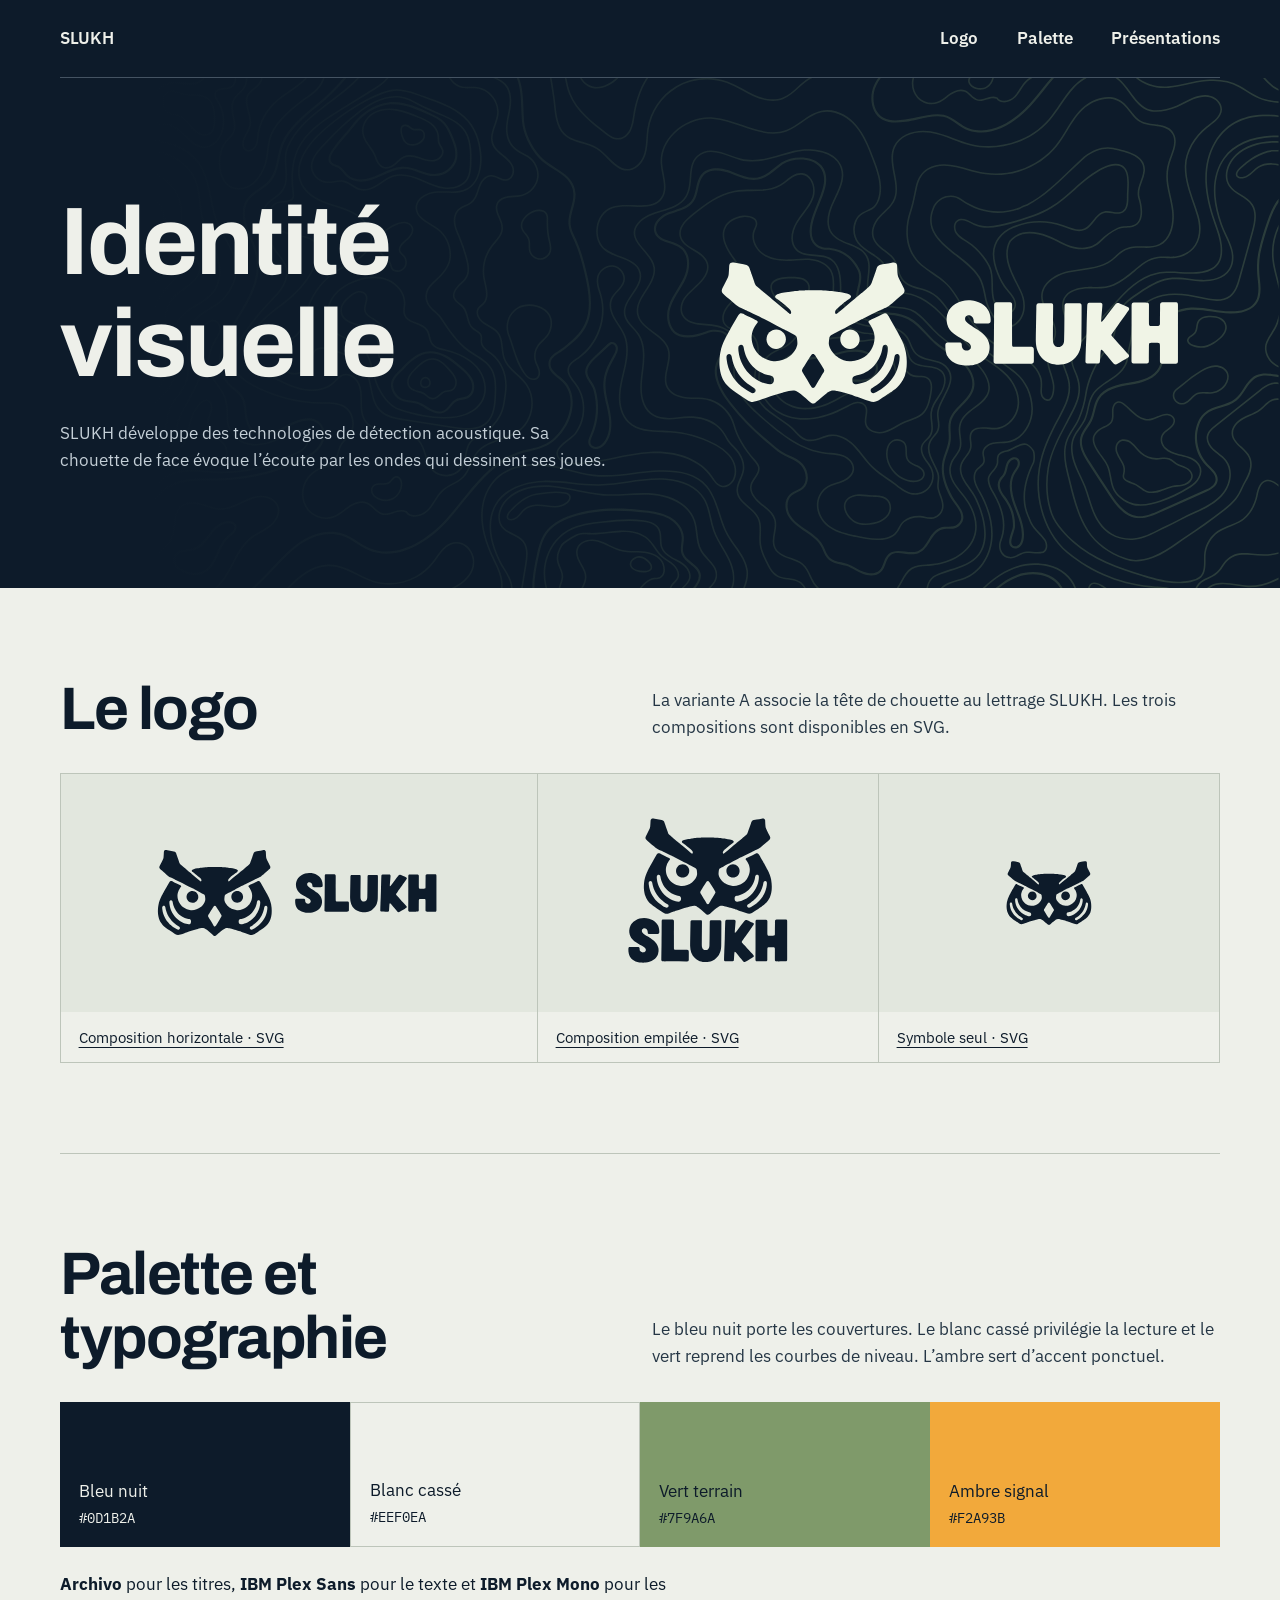
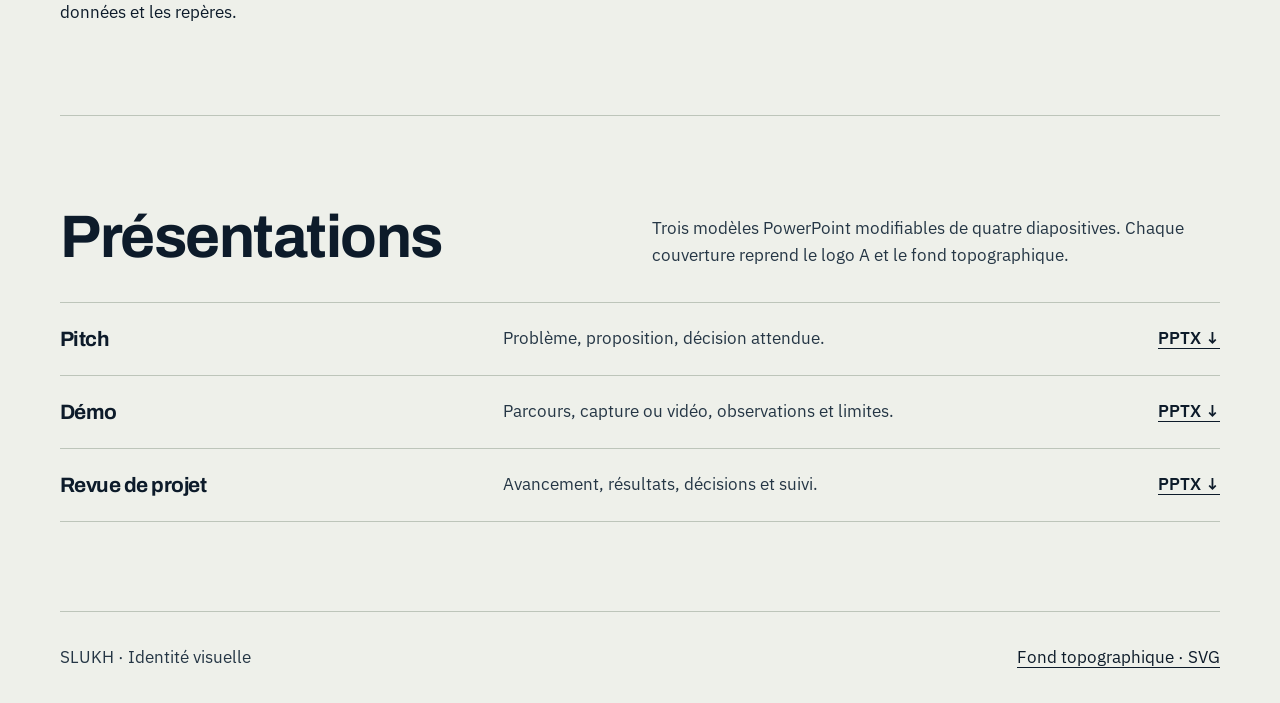
<file: Brand_Identity/SLUKH_Identite.html>
<!doctype html>
<html lang="fr">
<head>
  <meta charset="utf-8">
  <meta name="viewport" content="width=device-width, initial-scale=1">
  <title>SLUKH — Identité visuelle</title>
  <link rel="stylesheet" href="https://fonts.googleapis.com/css2?family=Archivo:wght@600;700;800&amp;family=IBM+Plex+Sans:wght@400;500;600&amp;family=IBM+Plex+Mono&amp;display=swap">
  <style>
    :root{--navy:#0d1b2a;--paper:#eef0ea;--green:#7f9a6a;--amber:#f2a93b;--ink:#253645;--line:#bdc5ba}
    *{box-sizing:border-box}
    html{scroll-behavior:smooth}
    body{margin:0;background:var(--paper);color:var(--navy);font:400 1.0625rem/1.6 "IBM Plex Sans",system-ui,sans-serif}
    h1,h2,h3{margin:0;font-family:Archivo,system-ui,sans-serif;line-height:1.06;letter-spacing:-.025em;text-wrap:balance}
    h1{font-size:clamp(3rem,7.5vw,6rem);max-width:9ch}
    h2{font-size:clamp(2.25rem,5vw,3.75rem)}
    h3{font-size:1.3rem}
    p{margin:0;max-width:62ch}
    a{color:inherit;text-underline-offset:.24em}
    a:hover{text-decoration-thickness:2px}
    a:focus-visible{outline:2px solid currentColor;outline-offset:5px}
    ::selection{background:var(--amber);color:var(--navy)}
    .wrap{width:min(1160px,calc(100% - 3rem));margin-inline:auto}
    header{color:var(--paper);background:var(--navy)}
    nav{display:flex;align-items:center;justify-content:space-between;gap:1rem;min-height:78px;border-bottom:1px solid #445362}
    nav a{font-weight:600;text-decoration:none}
    nav a:hover{text-decoration:underline}
    nav div{display:flex;gap:clamp(.75rem,3vw,2.4rem);flex-wrap:wrap}
    .hero{background:linear-gradient(90deg,var(--navy) 12%,transparent 94%),url("Source_Files/SLUKH_topography.svg") center/cover}
    .hero .wrap{min-height:510px;display:grid;grid-template-columns:1.05fr 1fr;align-items:center;gap:clamp(1rem,5vw,5rem);padding-block:4rem}
    .hero p{margin-top:1.5rem;color:#c4cfd7}
    img{display:block;width:100%;height:auto}
    .hero img{filter:brightness(0) invert(93%) sepia(10%) saturate(170%) hue-rotate(38deg)}
    .section{padding-block:clamp(3rem,7vw,6.5rem);border-bottom:1px solid var(--line)}
    .heading{display:grid;grid-template-columns:1fr 1fr;align-items:end;gap:1.5rem;margin-bottom:2rem}
    .heading p,.download p,footer p{color:var(--ink)}
    .logos{display:grid;grid-template-columns:1.4fr 1fr 1fr;gap:1px;background:var(--line);border:1px solid var(--line)}
    figure{margin:0;background:var(--paper);min-width:0}
    figure div{height:clamp(155px,19vw,238px);display:flex;align-items:center;justify-content:center;padding:1.3rem;background:#e2e7de}
    figure img{width:auto;max-width:100%;max-height:100%;object-fit:contain}
    figure:first-child img{max-width:min(325px,100%)}
    figure:nth-child(3) img{max-width:124px}
    figcaption{padding:.8rem 1.1rem;font-size:.95rem}
    .palette{display:grid;grid-template-columns:repeat(4,1fr);margin:0}
    .palette div{padding:1.18rem;display:flex;flex-direction:column;justify-content:end;min-height:145px}
    .palette dd{margin:0;font:400 .9rem/1.6 "IBM Plex Mono",monospace}
    .palette div:nth-child(1){background:var(--navy);color:var(--paper)}
    .palette div:nth-child(2){border:1px solid var(--line)}
    .palette div:nth-child(3){background:var(--green)}
    .palette div:nth-child(4){background:var(--amber)}
    .type{margin-top:1.5rem}
    .download{display:grid;grid-template-columns:1fr 1.5fr auto;align-items:center;gap:1.25rem;padding:1.4rem 0;border-top:1px solid var(--line)}
    .download:last-child{border-bottom:1px solid var(--line)}
    .download a{font-weight:600}
    footer .wrap{display:flex;gap:1rem;justify-content:space-between;flex-wrap:wrap;padding-block:2rem}
    @media(max-width:700px){
      .wrap{width:calc(100% - 2rem)}
      nav{align-items:flex-start;padding-block:1rem}
      nav div{justify-content:flex-end}
      .hero .wrap,.heading{grid-template-columns:minmax(0,1fr)}
      .hero .wrap{min-height:0;padding-block:3rem}
      .hero img{max-width:340px}
      .logos,.palette{grid-template-columns:repeat(2,minmax(0,1fr))}
      figure:first-child{grid-column:1/-1}
      figure div{height:165px}
      .download{grid-template-columns:1fr auto}
      .download p{grid-column:1/-1;grid-row:2}
    }
    @media(prefers-reduced-motion:reduce){html{scroll-behavior:auto}}
  </style>
</head>
<body>
  <header>
    <nav class="wrap" aria-label="Navigation principale">
      <a href="#accueil">SLUKH</a>
      <div><a href="#logo">Logo</a><a href="#palette">Palette</a><a href="#presentations">Présentations</a></div>
    </nav>
    <div class="hero" id="accueil">
      <div class="wrap">
        <div><h1>Identité visuelle</h1><p>SLUKH développe des technologies de détection acoustique. Sa chouette de face évoque l’écoute par les ondes qui dessinent ses joues.</p></div>
        <img src="Logo/SVG/Recraft-A/slukh-horizontal-color.svg" width="624" height="245" alt="Logo SLUKH avec une tête de chouette et le nom en capitales">
      </div>
    </div>
  </header>
  <main>
    <section class="section wrap" id="logo">
      <div class="heading"><h2>Le logo</h2><p>La variante A associe la tête de chouette au lettrage SLUKH. Les trois compositions sont disponibles en SVG.</p></div>
      <div class="logos">
        <figure><div><img src="Logo/SVG/Recraft-A/slukh-horizontal-color.svg" alt="Chouette à gauche du nom SLUKH"></div><figcaption><a download href="Logo/SVG/Recraft-A/slukh-horizontal-color.svg">Composition horizontale · SVG</a></figcaption></figure>
        <figure><div><img src="Logo/SVG/Recraft-A/slukh-stacked-color.svg" alt="Chouette au-dessus du nom SLUKH"></div><figcaption><a download href="Logo/SVG/Recraft-A/slukh-stacked-color.svg">Composition empilée · SVG</a></figcaption></figure>
        <figure><div><img src="Logo/SVG/Recraft-A/slukh-icon-color.svg" alt="Tête de chouette seule"></div><figcaption><a download href="Logo/SVG/Recraft-A/slukh-icon-color.svg">Symbole seul · SVG</a></figcaption></figure>
      </div>
    </section>
    <section class="section wrap" id="palette">
      <div class="heading"><h2>Palette et typographie</h2><p>Le bleu nuit porte les couvertures. Le blanc cassé privilégie la lecture et le vert reprend les courbes de niveau. L’ambre sert d’accent ponctuel.</p></div>
      <dl class="palette">
        <div><dt>Bleu nuit</dt><dd>#0D1B2A</dd></div>
        <div><dt>Blanc cassé</dt><dd>#EEF0EA</dd></div>
        <div><dt>Vert terrain</dt><dd>#7F9A6A</dd></div>
        <div><dt>Ambre signal</dt><dd>#F2A93B</dd></div>
      </dl>
      <p class="type"><strong>Archivo</strong> pour les titres, <strong>IBM Plex Sans</strong> pour le texte et <strong>IBM Plex Mono</strong> pour les données et les repères.</p>
    </section>
    <section class="section wrap" id="presentations">
      <div class="heading"><h2>Présentations</h2><p>Trois modèles PowerPoint modifiables de quatre diapositives. Chaque couverture reprend le logo A et le fond topographique.</p></div>
      <div class="download"><h3>Pitch</h3><p>Problème, proposition, décision attendue.</p><a download href="Presentation/Modeles-SLUKH/SLUKH-Pitch.pptx" aria-label="Télécharger le modèle Pitch en PowerPoint">PPTX ↓</a></div>
      <div class="download"><h3>Démo</h3><p>Parcours, capture ou vidéo, observations et limites.</p><a download href="Presentation/Modeles-SLUKH/SLUKH-Demo.pptx" aria-label="Télécharger le modèle Démo en PowerPoint">PPTX ↓</a></div>
      <div class="download"><h3>Revue de projet</h3><p>Avancement, résultats, décisions et suivi.</p><a download href="Presentation/Modeles-SLUKH/SLUKH-Revue.pptx" aria-label="Télécharger le modèle Revue de projet en PowerPoint">PPTX ↓</a></div>
    </section>
  </main>
  <footer><div class="wrap"><p>SLUKH · Identité visuelle</p><a download href="Source_Files/SLUKH_topography.svg">Fond topographique · SVG</a></div></footer>
</body>
</html>
</file>
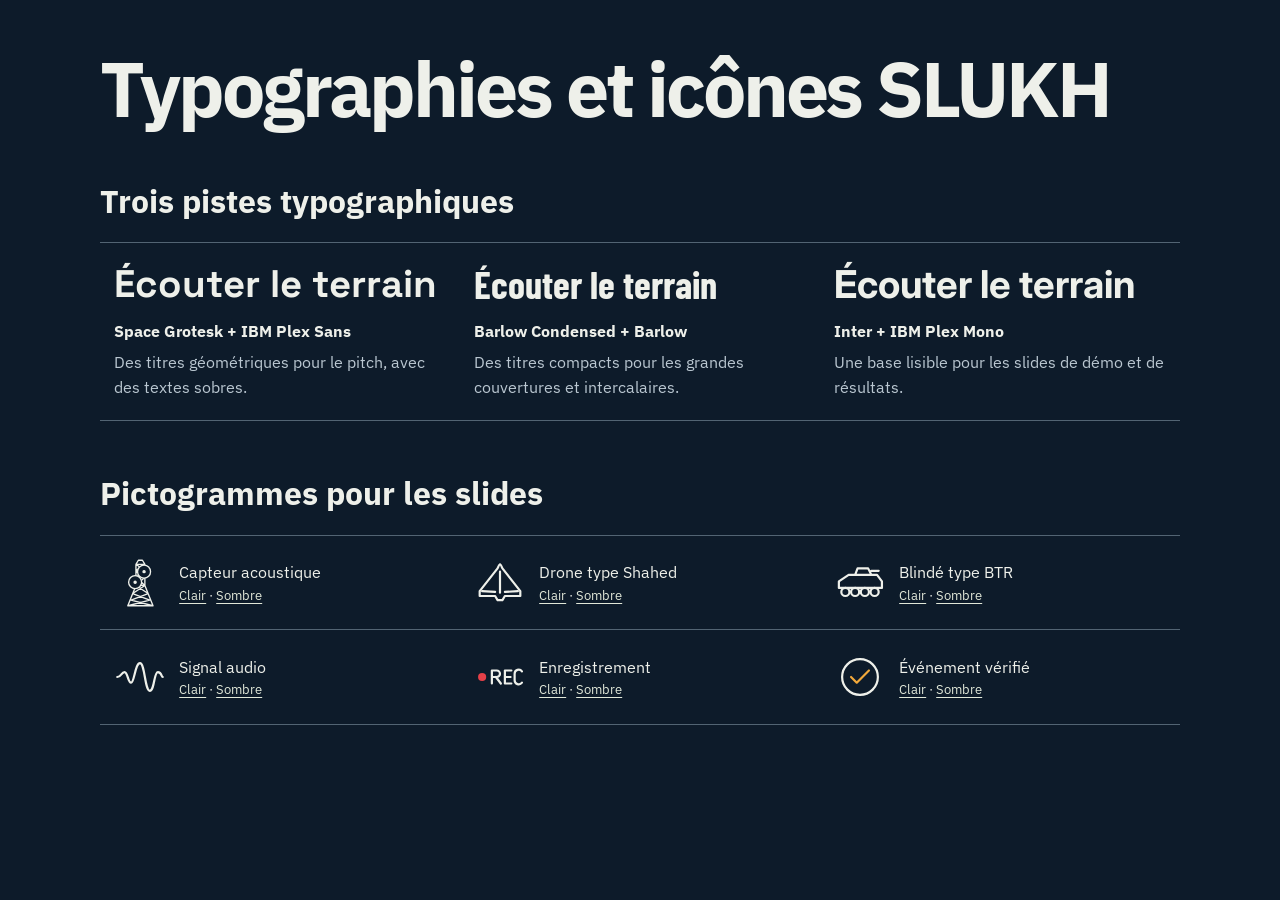
<file: Brand_Identity/Presentation/Icones-SLUKH/SLUKH-Typographies-Icones.html>
<!doctype html><html lang="fr"><meta charset="utf-8"><meta name="viewport" content="width=device-width,initial-scale=1"><title>SLUKH — Typographies et icônes</title>
<link rel="stylesheet" href="https://fonts.googleapis.com/css2?family=Barlow+Condensed:wght@600;700&amp;family=Barlow&amp;family=IBM+Plex+Sans&amp;family=Inter:wght@600;700&amp;family=Space+Grotesk:wght@600;700&amp;display=swap">
<style>
*{box-sizing:border-box}body{margin:0;background:#0D1B2A;color:#EEF0EA;font:16px/1.55 "IBM Plex Sans",system-ui,sans-serif}
main{width:min(1080px,calc(100% - 2.5rem));margin:auto;padding:3rem 0 5rem}h1,h2,h3,p{margin:0}h1{font-size:clamp(2.4rem,6vw,4.8rem);line-height:1.05;letter-spacing:-.04em}h2{font-size:2rem;margin-top:3rem;margin-bottom:1rem}
.types,.icons{display:grid;grid-template-columns:repeat(3,minmax(0,1fr));border-top:1px solid #526473}
article,figure{margin:0;padding:1.3rem .9rem;border-bottom:1px solid #526473}article h3{font-size:clamp(1.65rem,3vw,2.65rem);line-height:1.05;margin-bottom:.9rem}
article p{color:#bac7d1;margin-top:.4rem}figure{display:flex;align-items:center;gap:.8rem}figure svg{width:52px;min-width:52px;height:auto}small{display:block}a{color:#e1e8d9;text-underline-offset:.2em}
@media(max-width:730px){.types{grid-template-columns:1fr}.icons{grid-template-columns:repeat(2,minmax(0,1fr))}}
@media(max-width:380px){.icons{grid-template-columns:1fr}}
</style><main><h1>Typographies et icônes SLUKH</h1><h2>Trois pistes typographiques</h2><div class="types"><article><h3 style="font-family:'Space Grotesk',sans-serif">Écouter le terrain</h3><strong>Space Grotesk + IBM Plex Sans</strong><p>Des titres géométriques pour le pitch, avec des textes sobres.</p></article><article><h3 style="font-family:'Barlow Condensed',sans-serif">Écouter le terrain</h3><strong>Barlow Condensed + Barlow</strong><p>Des titres compacts pour les grandes couvertures et intercalaires.</p></article><article><h3 style="font-family:'Inter',sans-serif">Écouter le terrain</h3><strong>Inter + IBM Plex Mono</strong><p>Une base lisible pour les slides de démo et de résultats.</p></article></div><h2>Pictogrammes pour les slides</h2><div class="icons"><figure><svg viewBox="0 0 64 64" aria-hidden="true"><g fill="none" stroke="#EEF0EA" stroke-width="1.65" stroke-linecap="round" stroke-linejoin="round"><defs><mask id="dish-clearance" maskUnits="userSpaceOnUse" x="0" y="0" width="64" height="64"><rect width="64" height="64" fill="white" stroke="none"/><circle cx="37" cy="18" r="8.3" fill="black" stroke="none"/><circle cx="26" cy="31" r="8.3" fill="black" stroke="none"/></mask></defs><path mask="url(#dish-clearance)" d="M17 60 27 35V9l3-5h5l3 5v26l10 25M27 9h11M27 35h11M17 60h31M27 9l11 8-11 8 11 10M38 9l-11 8 11 8-11 10M27 35l15 10-21 8 27 7M38 35 23 45l21 8-27 7"/><circle cx="37" cy="18" r="8"/><circle cx="26" cy="31" r="8"/><circle cx="37" cy="18" r="1.3" fill="#EEF0EA"/><circle cx="26" cy="31" r="1.3" fill="#EEF0EA"/></g></svg><figcaption>Capteur acoustique<small><a download href="capteur-clair.svg">Clair</a> · <a download href="capteur-sombre.svg">Sombre</a></small></figcaption></figure><figure><svg viewBox="0 0 64 64" aria-hidden="true"><g fill="none" stroke="#EEF0EA" stroke-width="2.7" stroke-linecap="round" stroke-linejoin="round"><path d="M32 9Q33 9 35 14L57 42v6H38l-3 5h-6l-3-5H7v-6l22-28q2-5 3-5Z"/><path d="M32 18v26M10 42l16 1m28-1-16 1"/></g></svg><figcaption>Drone type Shahed<small><a download href="drone-clair.svg">Clair</a> · <a download href="drone-sombre.svg">Sombre</a></small></figcaption></figure><figure><svg viewBox="0 0 64 64" aria-hidden="true"><g fill="none" stroke="#EEF0EA" stroke-width="2.7" stroke-linecap="round" stroke-linejoin="round"><path d="M6 38v-8l12-8h35l6 8v8H6zM26 22l3-8h13l4 8m0-5h9"/><circle cx="14" cy="43" r="5"/><circle cx="26" cy="43" r="5"/><circle cx="38" cy="43" r="5"/><circle cx="50" cy="43" r="5"/></g></svg><figcaption>Blindé type BTR<small><a download href="vehicule-clair.svg">Clair</a> · <a download href="vehicule-sombre.svg">Sombre</a></small></figcaption></figure><figure><svg viewBox="0 0 64 64" aria-hidden="true"><g fill="none" stroke="#EEF0EA" stroke-width="2.7" stroke-linecap="round" stroke-linejoin="round"><path d="M4 32c5 0 5-6 9-6s4 13 8 13 5-24 11-24 6 34 12 34 5-23 10-23 4 6 6 6"/></g></svg><figcaption>Signal audio<small><a download href="signal-clair.svg">Clair</a> · <a download href="signal-sombre.svg">Sombre</a></small></figcaption></figure><figure><svg viewBox="0 0 64 64" aria-hidden="true"><g fill="none" stroke="#EEF0EA" stroke-width="2.7" stroke-linecap="round" stroke-linejoin="round"><circle cx="10" cy="32" r="5" fill="#E54048" stroke="none"/><path d="M22 40V24h6a4 4 0 0 1 0 8h-6m5 0 6 8m13-16h-8v16h8m-8-8h7m14-7a5 5 0 0 0-9 3v8a5 5 0 0 0 9 3"/></g></svg><figcaption>Enregistrement<small><a download href="enregistrement-clair.svg">Clair</a> · <a download href="enregistrement-sombre.svg">Sombre</a></small></figcaption></figure><figure><svg viewBox="0 0 64 64" aria-hidden="true"><g fill="none" stroke="#EEF0EA" stroke-width="2.7" stroke-linecap="round" stroke-linejoin="round"><circle cx="32" cy="32" r="22"/><path stroke="#F2A93B" d="m21 32 7 7 15-15"/></g></svg><figcaption>Événement vérifié<small><a download href="verification-clair.svg">Clair</a> · <a download href="verification-sombre.svg">Sombre</a></small></figcaption></figure></div></main></html>
</file>
<file: style.css>
:root {
  color-scheme: dark;
  --paper: #111419;
  --ink: #e9eae5;
  --muted: #abb0ad;
  --rule: #394047;
  --accent: #91baa3;
  --tint: #1c2126;
  --surface: #1a1e23;
  font: 400 16px/1.45 "Segoe UI", system-ui, sans-serif;
  background: var(--paper);
  color: var(--ink);
}
* { box-sizing: border-box; }
body { max-width: 66rem; margin: auto; padding: 0 clamp(18px, 4vw, 56px) 72px; }
.signature, .sectionhead, .score, .rx { display: flex; align-items: center; }
.mode, .sub, #clip, #round, .score, #detail { color: var(--muted); }
.mode, #clip, #round, .sub { font-size: .875rem; }
.mode::before { content: ''; display: inline-block; height: 6px; width: 6px; margin: 0 9px 2px 0; border-radius: 50%; background: var(--accent); }
h1, h2, p, figure { margin: 0; }
h1, h2, .score strong, .rx b { font: 600 1.25rem/1.22 "Segoe UI", system-ui, sans-serif; letter-spacing: -.02em; }
.intro { padding: 30px 0 28px; }
.intro .sub span { margin: 0 6px; color: var(--muted); }
.session, .layout { display: grid; gap: clamp(22px, 4vw, 42px); border-top: 1px solid var(--rule); padding: 24px 0; }
.session { grid-template-columns: minmax(0, 1.65fr) minmax(0, 1fr); }
.layout { grid-template-columns: minmax(0, .75fr) minmax(0, 1.7fr); }
.sectionhead, .score { justify-content: space-between; gap: 12px; }
.sectionhead { margin-bottom: 14px; }
.record { display: flex; align-items: center; gap: 15px; }
figure { flex: 0 0 82px; }
figure img { width: 100%; display: block; border-radius: 3px; }
.track { min-width: 0; flex: 1; }
.choices { display: flex; flex-wrap: wrap; gap: 6px; margin-top: 15px; }
button { color: inherit; font: inherit; font-size: .9rem; background: transparent; border: 1px solid var(--rule); border-radius: 6px; padding: 6px 11px; cursor: pointer; transition: background-color 160ms ease, color 160ms ease; }
button:enabled:hover, .choices .chosen { background: var(--tint); color: var(--accent); }
:focus-visible { outline: 2px solid var(--accent); outline-offset: 3px; }
button:disabled { cursor: default; }
.verdict { padding: 0 0 0 22px; border-left: 1px solid var(--rule); }
.score { font-size: .875rem; margin: 0 0 19px; }
.score strong { color: var(--accent); font-size: 1.5rem; }
#detail { margin: 7px 0; max-width: 30ch; }
#next { margin-top: 5px; }
ol { padding: 0; margin: 13px 0 0; list-style: none; max-height: 360px; overflow: auto; }
li { border-top: 1px solid var(--rule); padding: 10px 0; font-size: .94rem; }
time { display: block; font-size: .8rem; font-variant-numeric: tabular-nums; color: var(--accent); }
.map { min-height: 170px; height: clamp(170px, 18vw, 230px); position: relative; overflow: hidden; border-radius: 5px; background: var(--tint); }
.map canvas { position: absolute; inset: 0; width: 100%; height: 100%; }
.map canvas:focus-visible { outline-offset: -3px; }
.map[data-orbit="true"] canvas { cursor: grab; touch-action: none; }
.map[data-orbit="true"] canvas:active { cursor: grabbing; }
.map .north, .map-controls [role="group"] { background: #111419ed; border: 1px solid var(--rule); border-radius: 5px; }
.map .north, .map-controls { position: absolute; z-index: 2; top: 7px; }
.map .north { padding: 4px 7px; min-height: 27px; font-size: .76rem; }
.map .north { left: 7px; }
.map .north span { display: inline-block; }
.map-controls { right: 7px; display: flex; gap: 5px; }
.map-controls [role="group"] { display: flex; padding: 2px; }
.map-controls button { font-size: .78rem; padding: 3px 7px; border: 0; border-radius: 3px; }
.map-controls button[aria-pressed="true"] { background: #dae4ec; color: #101820; }
.map #view { position: absolute; top: 48%; left: 5%; right: 5%; text-align: center; }
.map[data-ready="true"] #view { width: 1px; height: 1px; overflow: hidden; clip-path: inset(50%); }
.zoom-controls { position: absolute; left: 6px; bottom: 5px; display: flex; align-items: center; background: #111419f5; border: 1px solid var(--rule); border-radius: 5px; }
.zoom-controls button { width: 32px; height: 32px; padding: 0; border: 0; font-size: 1.2rem; }
.zoom-controls button:disabled { opacity: .4; }
.zoom-controls output { min-width: 4ch; text-align: center; font-size: .8rem; font-variant-numeric: tabular-nums; }
.pin {
  position: absolute;
  transform: translate(-50%, -100%);
  visibility: hidden;
  display: grid;
  place-items: center;
  width: 32px;
  height: 32px;
  padding: 0;
  border: 1px solid #bfd7fc;
  border-radius: 0;
  background: #204b7c;
  color: white;
  font: 700 .9rem/1 "Segoe UI", system-ui, sans-serif;
  font-variant-numeric: tabular-nums;
}
.pin.active, .pin:enabled:hover { background: #195eaa; color: white; }
.pin.active { outline: 2px solid white; outline-offset: 1px; z-index: 1; }
.pin:focus-visible { outline: 3px dashed white; outline-offset: 3px; }
.pin.active::after {
  content: "Sélectionné";
  position: absolute;
  top: calc(100% + 5px);
  left: 50%;
  transform: translateX(-50%);
  padding: 3px 6px;
  background: #132b46;
  color: white;
  font-size: .75rem;
  font-weight: 500;
  pointer-events: none;
}
.zone-name { position: absolute; right: 0; bottom: 0; padding: 4px 8px; background: #111419ed; color: white; font-size: .8rem; font-weight: 500; letter-spacing: 0; pointer-events: none; }
@media (hover: hover) and (pointer: fine) {
  .zoom-controls { opacity: .62; }
  .zoom-controls:hover, .zoom-controls:focus-within { opacity: 1; }
}
@media (max-width: 640px) {
  .intro { padding: 22px 0; }
  .session, .layout { grid-template-columns: minmax(0, 1fr); }
  .verdict { border: 0; padding: 0; }
  .score { margin-bottom: 6px; }
  .layout .right { grid-row: 1; }
  ol { max-height: 210px; }
}
@media (prefers-reduced-motion: reduce) {
  button { transition: none; }
}
/* Compact console */
body { max-width: 76rem; padding-bottom: 24px; }
header {
  display: grid;
  grid-template-columns: 1fr auto 1fr;
  align-items: center;
  padding: 15px 0;
  border-bottom: 1px solid var(--rule);
}
.signature { grid-column: 2; gap: .55em; font-size: clamp(1.1rem, 2vw, 1.4rem); font-weight: 500; white-space: nowrap; }
.wordmark {
  display: block;
  width: 2.9em;
  height: auto;
  /* Align the letter bodies optically, allowing the y to descend. */
  transform: translateY(.12em);
}
.divider { color: var(--muted); font-weight: 300; }
.mode { justify-self: end; }
.desk { display: grid; grid-template-columns: minmax(0,1.36fr) minmax(0,1fr); gap: 16px 28px; padding: 18px 0; }
.sectionhead { margin-bottom: 8px; }
h2 { font-size: 1.16rem; }
.map { width: 100%; height: auto; aspect-ratio: 1.65; min-height: 220px; }
.instruments { display: flex; align-items: flex-start; justify-content: space-between; gap: 12px; margin-top: 12px; }
#receivers { display: grid; grid-template-columns: repeat(3, minmax(0, 1fr)); gap: clamp(8px, 2vw, 20px); }
.instruments .station-group { flex-direction: column; align-items: flex-start; gap: 3px; }
.telemetry { flex: 1; padding: 2px 0 0 14px; border-left: 1px solid var(--rule); }
.telemetry h2 { font-size: .8rem; font-weight: 500; color: var(--muted); letter-spacing: 0; }
.telemetry h2 span { font-weight: 650; color: var(--ink); }
.telemetry dl { display: grid; grid-template-columns: repeat(3, 1fr); gap: 8px; margin: 8px 0 0; }
.telemetry dt { font-size: .75rem; color: var(--muted); }
.telemetry dd { margin: 0; font-size: 1.05rem; font-weight: 600; font-variant-numeric: tabular-nums; white-space: nowrap; }
@container (max-width: 510px) {
  #receivers { gap: 6px; }
}
@container (max-width: 435px) {
  .instruments { flex-direction: column; }
  .telemetry { width: 100%; padding: 8px 0 0; border-left: 0; border-top: 1px solid var(--rule); }
}
.mapbox { container-type: inline-size; min-width: 0; }
.station-group { display: flex; align-items: center; gap: 7px; }
.station-status { display: inline-flex; align-items: center; gap: 4px; color: var(--muted); font-size: .75rem; }
.station-status::before { content: ''; flex: none; width: 7px; height: 7px; border: 1px solid currentColor; border-radius: 50%; }
.station-status[data-state="selected"] { color: #a7c8f4; }
.station-status[data-state="playing"] { color: #75d59d; }
.station-status[data-state="playing"]::before { background: currentColor; }
@container (max-width: 450px) {
  .station-group { flex-direction: column; gap: 4px; align-items: flex-start; }
}
.rx {
  display: grid; grid-template-columns: 1fr auto; align-content: space-between;
  align-items: center; width: 66px; height: 66px; padding: 9px;
  border: 1px solid var(--rule); border-radius: 4px; background: var(--paper);
}
.rx b { font-size: .9rem; text-align: left; }
.rx.active { border-color: #a7c8f4; background: #192838; }
.wifi { width: 19px; height: 17px; fill: none; stroke: currentColor; stroke-width: 1.9; stroke-linecap: round; }
.gauge { position: relative; grid-column: 1 / -1; display: flex; gap: 2px; margin-right: 3px; padding: 2px; height: 13px; border: 1px solid var(--muted); border-radius: 2px; }
.gauge::after { position: absolute; content: ''; right: -4px; top: 3px; width: 2px; height: 5px; background: var(--muted); }
.gauge i { flex: 1; background: #394148; }
.wifi > * { color: #505a62; }
[data-level="0"], [data-level="1"] { --level-color: #ff827d; }
[data-level="2"] { --level-color: #ffc46d; }
[data-level="3"] { --level-color: #b4d879; }
[data-level="4"] { --level-color: #75d59d; }
.gauge .lit { background: var(--level-color); }
.wifi .lit { color: var(--level-color); }
.gauge[data-level="0"] { border-color: var(--level-color); }
.plot {
  position: relative; display: block; width: 100%; height: clamp(205px, 30vh, 300px);
  padding: 0; overflow: hidden; border-radius: 5px; background: #0d1318;
  isolation: isolate;
}
.plot img,.plot canvas { width: 100%; height: 100%; vertical-align: top; }
.plot img { object-fit: fill; opacity: .85; }
.plot::after {
  content: ''; position: absolute; inset: 0; pointer-events: none;
  background: transparent; transition: background-color 150ms ease;
}
.plot[data-playing="true"]::after { background: rgba(44, 160, 108, .17); }
.plot[data-playing="true"] { border-color: #77be97; }
.plot-footer {
  position: absolute; z-index: 1; inset: auto 0 0; padding: 14px 12px 9px;
  display: flex; justify-content: space-between; align-items: center;
  background: linear-gradient(transparent, #090e12eb); color: white;
  font-size: .82rem; font-variant-numeric: tabular-nums;
}
.play-tag { display: inline-flex; gap: 8px; align-items: center; }
.play-tag::before { content: ''; width: 0; height: 0; border: solid transparent; border-width: 5px 0 5px 8px; border-left-color: currentColor; }
.plot[data-playing="true"] .play-tag::before { width: 3px; height: 10px; border: solid currentColor; border-width: 0 3px; box-sizing: content-box; }
@media (prefers-reduced-motion: reduce) { .plot::after { transition: none; } }
.caption { display: flex; justify-content: space-between; gap: 10px; font-size: .78rem; color: var(--muted); margin-top: 5px; }
#clip { font-size: inherit; }
.choices { margin: 8px 0; gap: 5px; }
.verdict { padding: 8px 0 0; border: 0; border-top: 1px solid var(--rule); }
.verdict h2 { font-size: 1rem; }
.score { margin: 0; gap: 6px; }
.score strong { font-size: 1.2rem; }
#detail { max-width: none; margin: 2px 0; font-size: .9rem; }
aside { grid-column: 1/-1; border-top: 1px solid var(--rule); padding-top: 10px; }
ol { max-height: 145px; margin: 0; }
li { padding: 5px 2px; }
li time { display: inline-block; margin-right: 12px; }
li summary { cursor: pointer; }
li details p { padding-left: 16px; color: var(--muted); }
@media (max-width: 700px) {
  .desk { grid-template-columns: minmax(0,1fr); }
  .mode { font-size: .75rem; }

}
@media (max-width: 480px) {
  header { grid-template-columns: 1fr; gap: 4px; padding: 10px 0; }
  .signature, header .mode { grid-column: 1; justify-self: center; }
}
#score, #round, #clip, time { font-variant-numeric: tabular-nums; }

.project-context { grid-column: 1 / -1; border-top: 1px solid var(--rule); padding-top: 8px; color: var(--muted); font-size: .875rem; }
.project-context summary { cursor: pointer; width: fit-content; }
.project-context p { max-width: 72ch; margin: 8px 0; }
.project-context a { color: var(--accent); }
.playhead { position: absolute; z-index: 1; inset-block: 0; width: 2px; transform: translateX(-1px); background: #f7f2dd; pointer-events: none; }
.caption { align-items: center; min-height: 26px; }
.energy-key::before { content: ''; display: inline-block; width: 10px; height: 3px; background: #ffce77; margin: 0 6px 3px 0; }
.plot #cam-overlay { position: absolute; inset: 0; opacity: 1; pointer-events: none; }
.caption .cam-key::before { content: ''; display: inline-block; width: 10px; height: 3px; margin: 0 6px 3px 0; background: #d077ff; }
.caption #cam-toggle { margin-left: auto; }
.caption #cam-toggle[aria-pressed="true"] { border-color: #ca94e8; }
.caption { flex-wrap: wrap; }
#log { display: grid; grid-template-columns: repeat(auto-fill, minmax(min(100%, 300px), 1fr)); gap: 8px 12px; align-items: start; max-height: 380px; }
#log > li:not(.result-card) { grid-column: 1/-1; font-size: .8rem; color: var(--muted); }
#log .result-card { padding: 0; border: 1px solid var(--rule); border-radius: 5px; background: var(--surface); }
.result-card summary { display: grid; grid-template-columns: auto 1fr auto auto; align-items: center; gap: 10px; padding: 12px; list-style: none; }
.result-card summary:hover { background: var(--tint); }
.result-card summary:focus-visible { outline-offset: -3px; }
.result-card summary::-webkit-details-marker { display: none; }
.result-card summary::after { content: ''; width: 6px; height: 6px; margin: 0 2px 3px; border: solid var(--muted); border-width: 0 1.5px 1.5px 0; transform: rotate(45deg); }
.result-card details[open] summary::after { transform: rotate(225deg); margin-bottom: -3px; }
.event-icon { width: 36px; height: 36px; padding: 7px; border-radius: 5px; background: color-mix(in srgb, currentColor 12%, var(--surface)); fill: none; stroke: currentColor; stroke-width: 1.7; stroke-linecap: round; stroke-linejoin: round; }
.event-icon[data-sound="drone_buzz"] { color: #afa6ff; }
.event-icon[data-sound="vehicle_mechanical"] { color: #ffc46d; }
.event-icon[data-sound="explosion"] { color: #ff8981; }
.event-icon[data-sound="ambient_outdoor"] { color: #86d8d2; }
.result-card summary time { margin: 0; color: var(--muted); font-size: .75rem; }
.station-badge { display: grid; flex: none; place-items: center; width: 32px; height: 32px; background: #204b7c; border: 1px solid #bfd7fc; color: white; font-size: .9rem; font-weight: 700; }
.result-heading { display: grid; gap: 2px; line-height: 1.25; }
.result-heading strong { font-size: 1rem; font-weight: 600; }
.result-heading small { color: var(--muted); font-size: .78rem; }
.result-body { padding: 12px; border-top: 1px solid var(--rule); }
.result-body figure { margin: 10px 0 0; }
.result-body img { display: block; width: 88px; height: 88px; }
.result-body dl { display: grid; grid-template-columns: 1fr auto; gap: 5px; margin: 0; font-size: .85rem; }
.result-body dt { color: var(--muted); }
.result-body dd { margin: 0; }
.event-stations { display: flex; gap: 6px; align-items: center; padding: 8px 12px; border-top: 1px solid var(--rule); }
.event-stations small { margin-right: auto; color: var(--muted); font-size: .78rem; }
button.station-badge { padding: 0; border-radius: 0; }
button.station-badge:is(:hover, [aria-expanded="true"]) { background: #195eaa; color: white; border-color: white; }
.station-panel { border-top: 1px solid var(--rule); padding: 8px; }
.station-panel p { color: var(--muted); font-size: .8rem; }
.station-panel audio { width: 100%; height: 32px; margin-top: 6px; }
</file>
<file: essai-relief/relief.css>
:root { color-scheme: dark; font: 16px/1.45 "Segoe UI", system-ui, sans-serif; background: #111419; color: #e9eae5; }
* { box-sizing: border-box; }
body, figure { margin: 0; }
main { width: min(94%, 1016px); margin: 0 auto; }
header { display: flex; align-items: center; justify-content: center; gap: .55em; padding: 16px; border-bottom: 1px solid #394047; font-size: 1.2rem; font-weight: 500; }
header img { width: 2.9em; transform: translateY(.12em); }
header span, h1 small, figcaption, footer { color: #adb6b8; }
.toolbar { display: flex; align-items: center; justify-content: space-between; gap: 12px; margin: 22px 0 12px; }
.map-controls { display: flex; align-items: center; flex-wrap: wrap; gap: 8px; }
h1 { margin: 0; font-size: clamp(1.35rem, 3vw, 1.8rem); font-weight: 600; letter-spacing: -.025em; }
h1 small { margin-left: .5em; font-size: .9rem; font-weight: 400; letter-spacing: normal; white-space: nowrap; }
.switch { display: inline-flex; border: 1px solid #46515d; border-radius: 6px; padding: 3px; gap: 2px; }
button { border: 0; border-radius: 3px; padding: 7px 13px; color: #b5bec2; background: transparent; font: 600 .9rem/1 system-ui; cursor: pointer; min-height: 32px; }
button:hover { color: white; background: #272e36; }
button[aria-pressed=true] { color: #101820; background: #dae4ec; }
button:focus-visible, a:focus-visible { outline: 2px solid #8fc5ff; outline-offset: 2px; }
button:disabled { opacity: .4; cursor: default; }
figure { border: 1px solid #394047; border-radius: 6px; overflow: hidden; }
.stage { position: relative; isolation: isolate; aspect-ratio: 1.75; overflow: hidden; background-color: #161c20; }
canvas { position: absolute; inset: 0; width: 100%; height: 100%; }
.north, .zoom { position: absolute; z-index: 1; background: #131b21ef; color: #e4ecee; border: 1px solid #52606b; border-radius: 4px; }
.north { left: 10px; top: 10px; padding: 4px 8px; font-size: .78rem; }
.north span { display: inline-block; }
.zoom { bottom: 10px; right: 10px; display: flex; align-items: center; }
.zoom button { padding: 0; width: 36px; height: 36px; color: white; font-size: 1.1rem; }
.zoom output { min-width: 5ch; text-align: center; font-size: .78rem; font-variant-numeric: tabular-nums; }
.stage[data-orbit="true"] canvas { cursor: grab; touch-action: none; }
.stage[data-orbit="true"] canvas:active { cursor: grabbing; }
canvas:focus-visible { outline: 2px solid #8fc5ff; outline-offset: -3px; }
.pin { position: absolute; visibility: hidden; display: grid; place-items: center; width: 31px; height: 31px; transform: translate(-50%, -100%); color: white; font-weight: 700; font-size: .85rem; border: 1px solid #bed7f8; background: #204b7c; outline: 1px solid #111920; pointer-events: none; }
.pin::after { content: ''; position: absolute; top: 100%; left: 50%; border: 4px solid transparent; border-top-color: #bed7f8; transform: translateX(-50%); }
figcaption { display: flex; justify-content: space-between; align-items: center; gap: 12px; padding: 9px 12px; background: #1a1e23; font-size: .8rem; }
footer { margin: 12px 0; font-size: .75rem; }
footer span { margin: 0 4px; }
footer a { color: inherit; text-underline-offset: 2px; }
@media(max-width:560px) { .stage { aspect-ratio: 1.25; } h1 small { display: block; margin: 0; } .toolbar { margin-top: 14px; } }
@media(max-width:440px) { .toolbar { flex-wrap: wrap; } }
</file>
